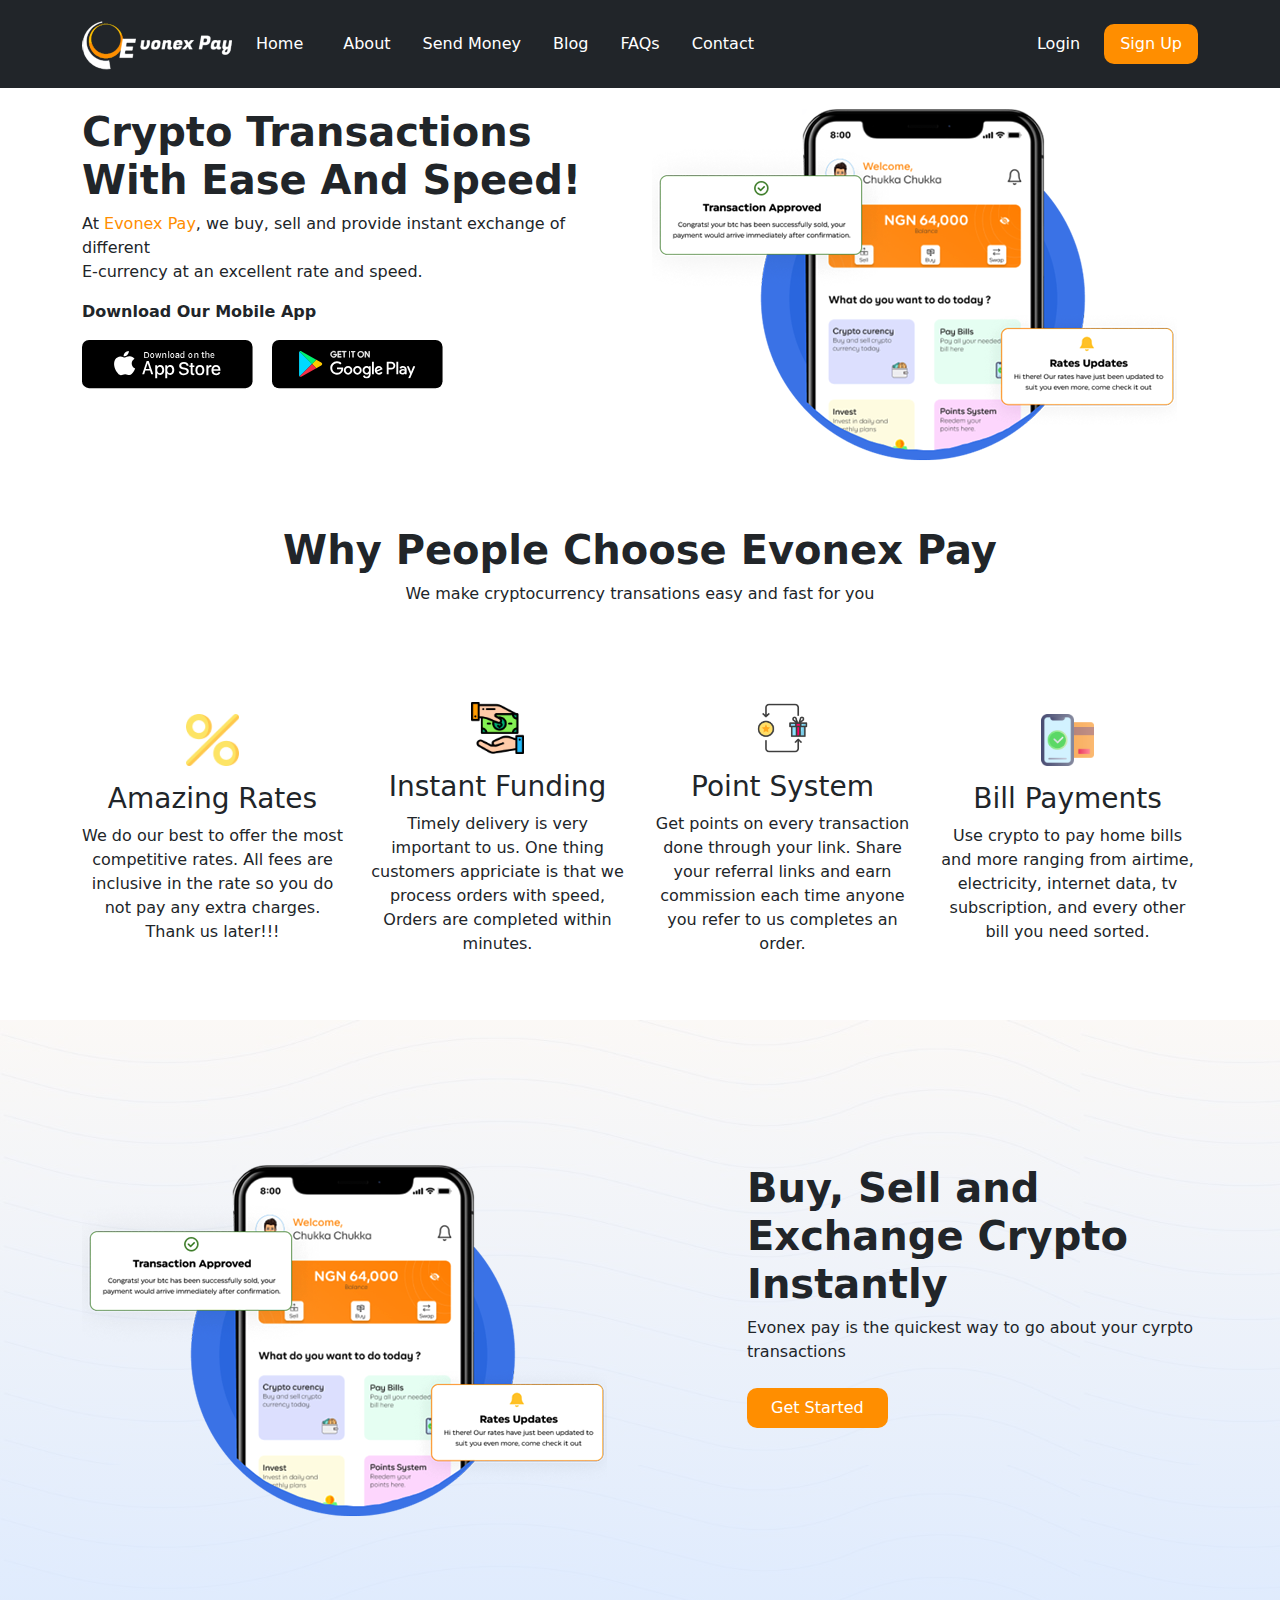
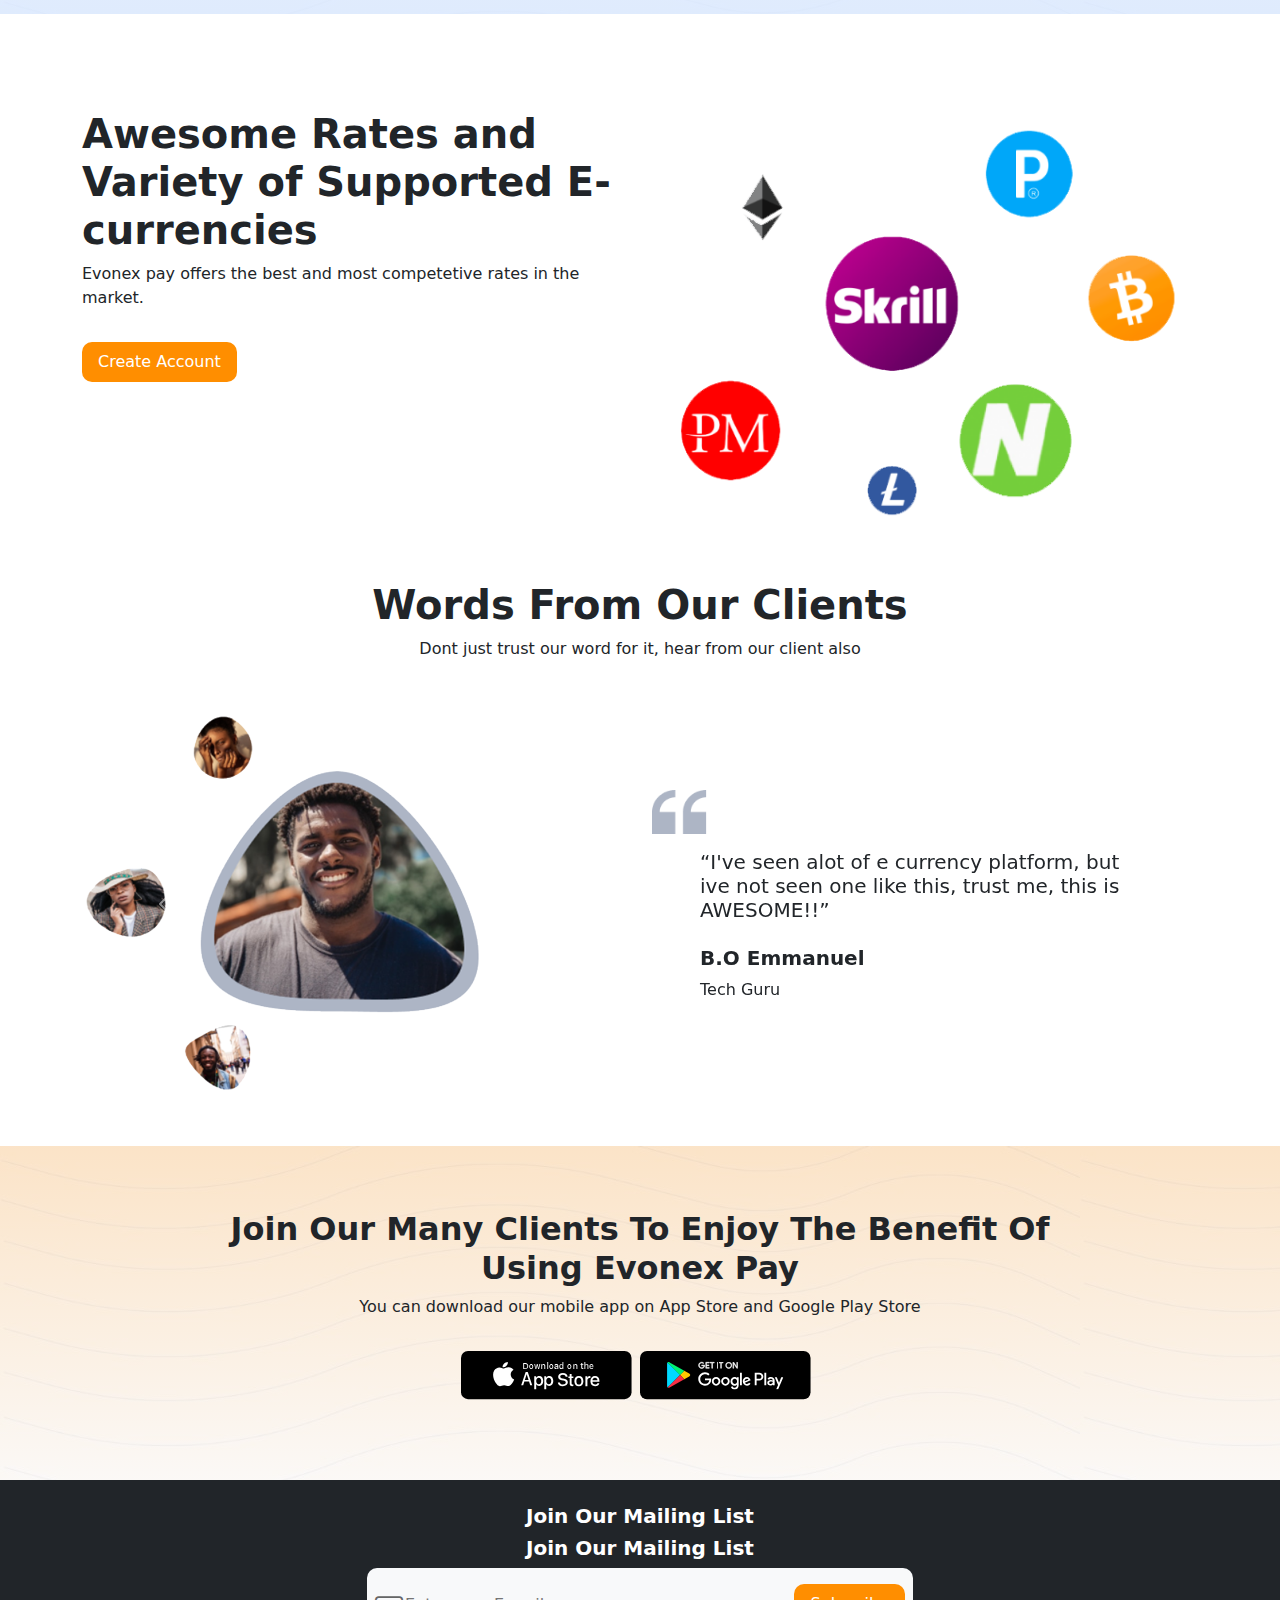
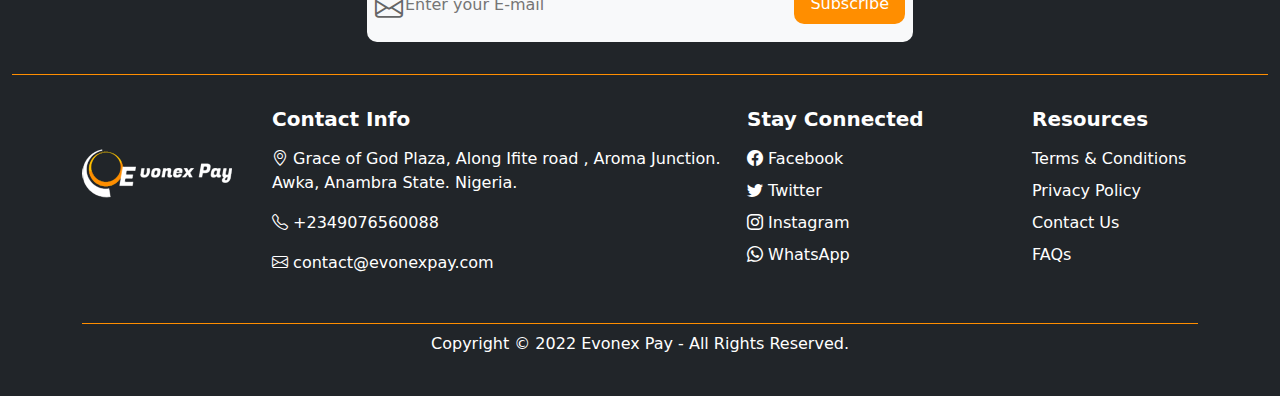
<file: index.html>
<!DOCTYPE html>
<html lang="en">
<head>
    <meta charset="UTF-8">
    <meta http-equiv="X-UA-Compatible" content="IE=edge">
    <meta name="viewport" content="width=device-width, initial-scale=1.0">
    <title>Evonex</title>
    <link rel="stylesheet" href="style.css">
    <link rel="stylesheet" href="/bootstrap.min.css">
    <link rel="stylesheet" href="https://cdn.jsdelivr.net/npm/bootstrap-icons@1.9.1/font/bootstrap-icons.css">
</head>
<body>
    <nav class="navbar navbar-expand-lg navbar-dark color fixed-top"> 
        <div class="container">
            <div>
                <img src="/img/logo.png" class="img-fluid" alt="">
            </div>
            <button class="navbar-toggler" type="button" data-bs-toggle="offcanvas" data-bs-target="#emma">
                <span class="navbar-toggler-icon"></span>
            </button>
            <div class="collapse navbar-collapse">
                <ul class="navbar-nav py-3 colos">
                    <li class="navbar-item px-3">
                        <a href="index.html" class="nav-link">Home</a>
                    </li>
                    <li class="navbar-item px-2">
                        <a href="about.html" class="nav-link">About</a>
                    </li>
                    <li class="navbar-item px-2">
                        <a href="send.html" class="nav-link">Send Money</a>
                    </li>
                    <li class="navbar-item px-2">
                        <a href="blog.html" class="nav-link">Blog</a>
                    </li>
                    <li class="navbar-item px-2">
                        <a href="faq.html" class="nav-link">FAQs</a>
                    </li>
                    <li class="navbar-item px-2">
                        <a href="link.html" class="nav-link">Contact</a>
                    </li>
                </ul>
                <ul class="navbar-nav ms-auto color0">
                    <li class="navbar-item px-3">
                        <a href="login.html" class="nav-link">Login</a>
                    </li>
                    <a href="signup.html">
                        <button class="colo px-3 py-2">Sign Up</button>
                    </a>
                </ul>
            </div>
        </div>
    </nav>
    <div class="offcanvas offcanvas-start color" id="emma">
        <div class="offcanvas-header color">
            <h5 class="offcanvas-title px-3">Menu</h5>
            <button class="btn-close text-reset" data-bs-dismiss="offcanvas"></button>
        </div>
        <div class="offcanvas-body color">
            <ul class="list-unstyled px-3">
                <li class="py-2">
                    <a href="index.html" class="nav-link">Home</a>
                </li>
                <li class="py-2">
                    <a href="about.html" class="nav-link">About</a>
                </li>
                <li class="py-2">
                    <a href="send.html" class="nav-link">Send Money</a>
                </li>
                <li class="py-2">
                    <a href="blog.html" class="nav-link">Blog</a>
                </li>
                <li class="py-2">
                    <a href="faq.html" class="nav-link">FAQs</a>
                </li>
                <li class="py-2">
                    <a href="link.html" class="nav-link">Contact</a>
                </li>
            </ul>
            <div class="px-3">
                <ul class="list-unstyled">
                    <li class="py-2">
                        <a href="login.html" class="nav-link">Login</a>
                    </li>
                </ul>
                <a href="signup.html">
                    <button class="colo px-3 py-2">Sign Up</button>
                </a>
            </div>
        </div>
    </div>
    <div class="container">
        <div class="row">
            <div class="col-lg-6 mt-5">
                <h1 class="fw-bold">Crypto Transactions</br>
                    With Ease And Speed!
                </h1>
                <p>At <span class="span">Evonex Pay</span>, we buy, sell and provide instant exchange of different</br>
                    E-currency at an excellent rate and speed.
                </p>
                <p class="fw-bold">Download Our Mobile App</p>
                <div class="d-flex">
                    <div class="col-lg-4">
                        <img src="/img/btn-app-store.svg" class="img-fluid" alt="">
                    </div>
                    <div class="col-lg-6 px-2">
                        <img src="/img/btn-google-playstore.svg" class="img-fluid" alt="">
                    </div>
                </div>
            </div>
            <div class="col-lg-6 mt-5">
                <img src="/img/welcomescreenimg.png" class="img-fluid" alt="">
            </div>
        </div>
    </div>
    <div class="container py-3">
        <h1 class="text-center mt-5 fw-bold">Why People Choose Evonex Pay</h1>
        <p class="text-center">We make cryptocurrency transations easy and fast for you</p> 
    </div>
    <div class="container cloud py-5">
        <div class="row align-items-center text-center">
            <div class="col-lg-3">
                <img src="/img/chooseicon1.png" class="img-fluid py-3" alt="">
                <h3>Amazing Rates</h3>
                <p>
                    We do our best to offer the most competitive rates. All fees are inclusive in the rate so you do not pay any extra charges. Thank us later!!!
                </p>
            </div>
            <div class="col-lg-3">
                <img src="/img/chooseicon2.png" class="img-fluid py-3" alt="">
                <h3>Instant Funding</h3>
                <p>Timely delivery is very important to us. One thing customers appriciate is that we process orders with speed, Orders are completed within minutes.</p>
            </div>
            <div class="col-lg-3">
                <img src="/img/chooseicon3.png" class="img-fluid py-3" alt="">
                <h3>Point System</h3>
                <p>Get points on every transaction done through your link. Share your referral links and earn commission each time anyone you refer to us completes an order.</p>
            </div>
            <div class="col-lg-3">
                <img src="/img/chooseicon4.png" class="img-fluid py-3" alt="">
                <h3>Bill Payments</h3>
                <p>Use crypto to pay home bills and more ranging from airtime, electricity, internet data, tv subscription, and every other bill you need sorted.</p>
            </div>
        </div>
    </div>
    <div class="container-fluid class py-5">
        <div class="container py-5 mt-5">
            <div class="row">
                <div class="col-lg-7">
                    <img src="/img/welcomescreenimg.png" class="img-fluid" alt="">
                </div>
                <div class="col-lg-5">
                    <h1 class="fw-bold">Buy, Sell and Exchange Crypto Instantly</h1>
                    <p>Evonex pay is the quickest way to go about your cyrpto transactions</p>
                    <button class="colo px-4 py-2 mt-2">Get Started</button>
                </div>
            </div>
        </div>
    </div>
    <div class="container-fluid">
        <div class="container py-5">
            <div class="row">
                <div class="col-lg-6 mt-5">
                    <h1 class="fw-bold">Awesome Rates and Variety of Supported E-currencies</h1>
                    <p>Evonex pay offers the best and most competetive rates in the market.</p>
                    <button class="colo px-3 py-2 mt-3">Create Account</button>
                </div>
                <div class="col-lg-6  mt-5">
                    <img src="/img/ecurrenciesimg.png" class="img-fluid" alt="">
                </div>
            </div>
        </div>
    </div>
    <h1 class="text-center fw-bold">Words From Our Clients</h1>
    <p class="text-center mb-5">Dont just trust our word for it, hear from our client also</p>
    <div class="container">
        <div id="carouselExampleControls" class="carousel slide" data-bs-ride="carousel">
            <div class="carousel-inner">
              <div class="carousel-item active">
                <div class="row align-items-center">
                    <div class="col-lg-6">
                        <img src="/img/testimonialimg.png" class="d-block img-fluid" alt="...">
                    </div>
                    <div class="col-lg-6">
                        <img src="/img/testimonyicon.png" class="img-fluid bordor" alt="">
                        <h5 class="px-5 py-3">“I've seen alot of e currency platform, but ive not seen one like this, trust me, this is AWESOME!!”</h5>
                        <h5 class="fw-bold px-5">B.O Emmanuel</h5>
                        <p class="px-5">Tech Guru</p>
                    </div>
                </div>
              </div>
              <div class="carousel-item">
                <div class="row align-items-center">
                    <div class="col-lg-6">
                        <img src="/img/testimonialimg.png" class="d-block img-fluid" alt="...">
                    </div>
                    <div class="col-lg-6">
                        <img src="/img/testimonyicon.png" class="img-fluid bordor" alt="">
                        <h5 class="px-5 py-3">“I've seen alot of e currency platform, but ive not seen one like this, trust me, this is AWESOME!!”</h5>
                        <h5 class="fw-bold px-5">B.O Emmanuel</h5>
                        <p class="px-5">Tech Guru</p>
                    </div>
                </div>
              </div>
            </div>
            <button class="carousel-control-prev" type="button" data-bs-target="#carouselExampleControls" data-bs-slide="prev">
              <span class="carousel-control-prev-icon" aria-hidden="true"></span>
              <span class="visually-hidden">Previous</span>
            </button>
            <button class="carousel-control-next" type="button" data-bs-target="#carouselExampleControls" data-bs-slide="next">
              <span class="carousel-control-next-icon" aria-hidden="true"></span>
              <span class="visually-hidden">Next</span>
            </button>
        </div>
    </div>
    <div class="container-fluid mt-5 clod py-5">
        <div class="container py-3">
            <h2 class="text-center fw-bold">Join Our Many Clients To Enjoy The Benefit Of</br>
                Using Evonex Pay
            </h2>
            <p class="text-center">You can download our mobile app on App Store and Google Play Store</p>
            <div class="d-flex justify-content-center py-3">
                <div>
                    <img src="/img/btn-app-store.svg" class="img-fluid" alt="">
                </div>
                <div class="px-2">
                    <img src="/img/btn-google-playstore.svg" class="img-fluid" alt="">
                </div>
            </div>
        </div>
    </div>
    <div class="container-fluid footer py-4">
        <div class="container align-items-center text-center">
            <h5 class="fw-bold">Join Our Mailing List</h5>
            <div class="container align-items-center text-center">
                <h5 class="fw-bold">Join Our Mailing List</h5>
                <div>
                    <form>
                        <div class="d-flex bg-light coin justify-content-between py-2 px-2">
                            <div class="d-flex">
                                <h3 class=" mt-3"><i class="bi bi-envelope clll"></i></h3>
                                <input type="text" placeholder="Enter your E-mail" class=" border-none bod bg-transparent" required>
                            </div>
                            <div class="c">
                                <button class="colo py-2 px-3 mt-2">Subscribe</button>
                            </div>
                        </div>
                    </form>
                </div>
            </div>
        </div>
        <div class="bolo footer py-3 mb-4"></div>
        <div class="container">
            <div class="row">
                <div class="col-lg-2 py-5">
                    <img src="/img/logo.png" class="img-fluid" alt="">
                </div>
                <div class="col-lg-5">
                    <ul class="list-unstyled">
                        <h5 class="py-2 fw-bold">Contact Info</h5>
                        <li> <i class="bi bi-geo-alt"></i>  Grace of God Plaza, Along Ifite road , Aroma Junction.</li>
                        <li>Awka, Anambra State. Nigeria.</li>
                        <li class="py-3">  <i class="bi bi-telephone"></i> +2349076560088</li>
                        <li> <i class="bi bi-envelope"></i> contact@evonexpay.com</li>
                    </ul>
                </div>
                <div class="col-lg-3">
                    <ul class="list-unstyled">
                        <h5 class="py-2 fw-bold">Stay Connected</h5>
                        <li> <i class="bi bi-facebook"></i> Facebook</li>
                        <li class="py-2"> <i class="bi bi-twitter"></i> Twitter</li>
                        <li> <i class="bi bi-instagram"></i> Instagram</li>
                        <li class="py-2"> <i class="bi bi-whatsapp"></i> WhatsApp</li>
                    </ul>
                </div>
                <div class="col-lg-2">
                    <ul class="list-unstyled">
                        <h5 class="py-2 fw-bold">Resources</h5>
                        <li>Terms & Conditions</li>
                        <li class="py-2">Privacy Policy</li>
                        <li>Contact Us</li>
                        <li class="py-2">FAQs</li>
                    </ul>
                </div>
            </div>
            <div class="bolo clw py-3"></div>
            <p class="text-center mt-2">Copyright © 2022 Evonex Pay - All Rights Reserved.</p>
        </div>
    </div>
    <script src="/bootstrap.min.js"></script>
</body>
</html>
</file>
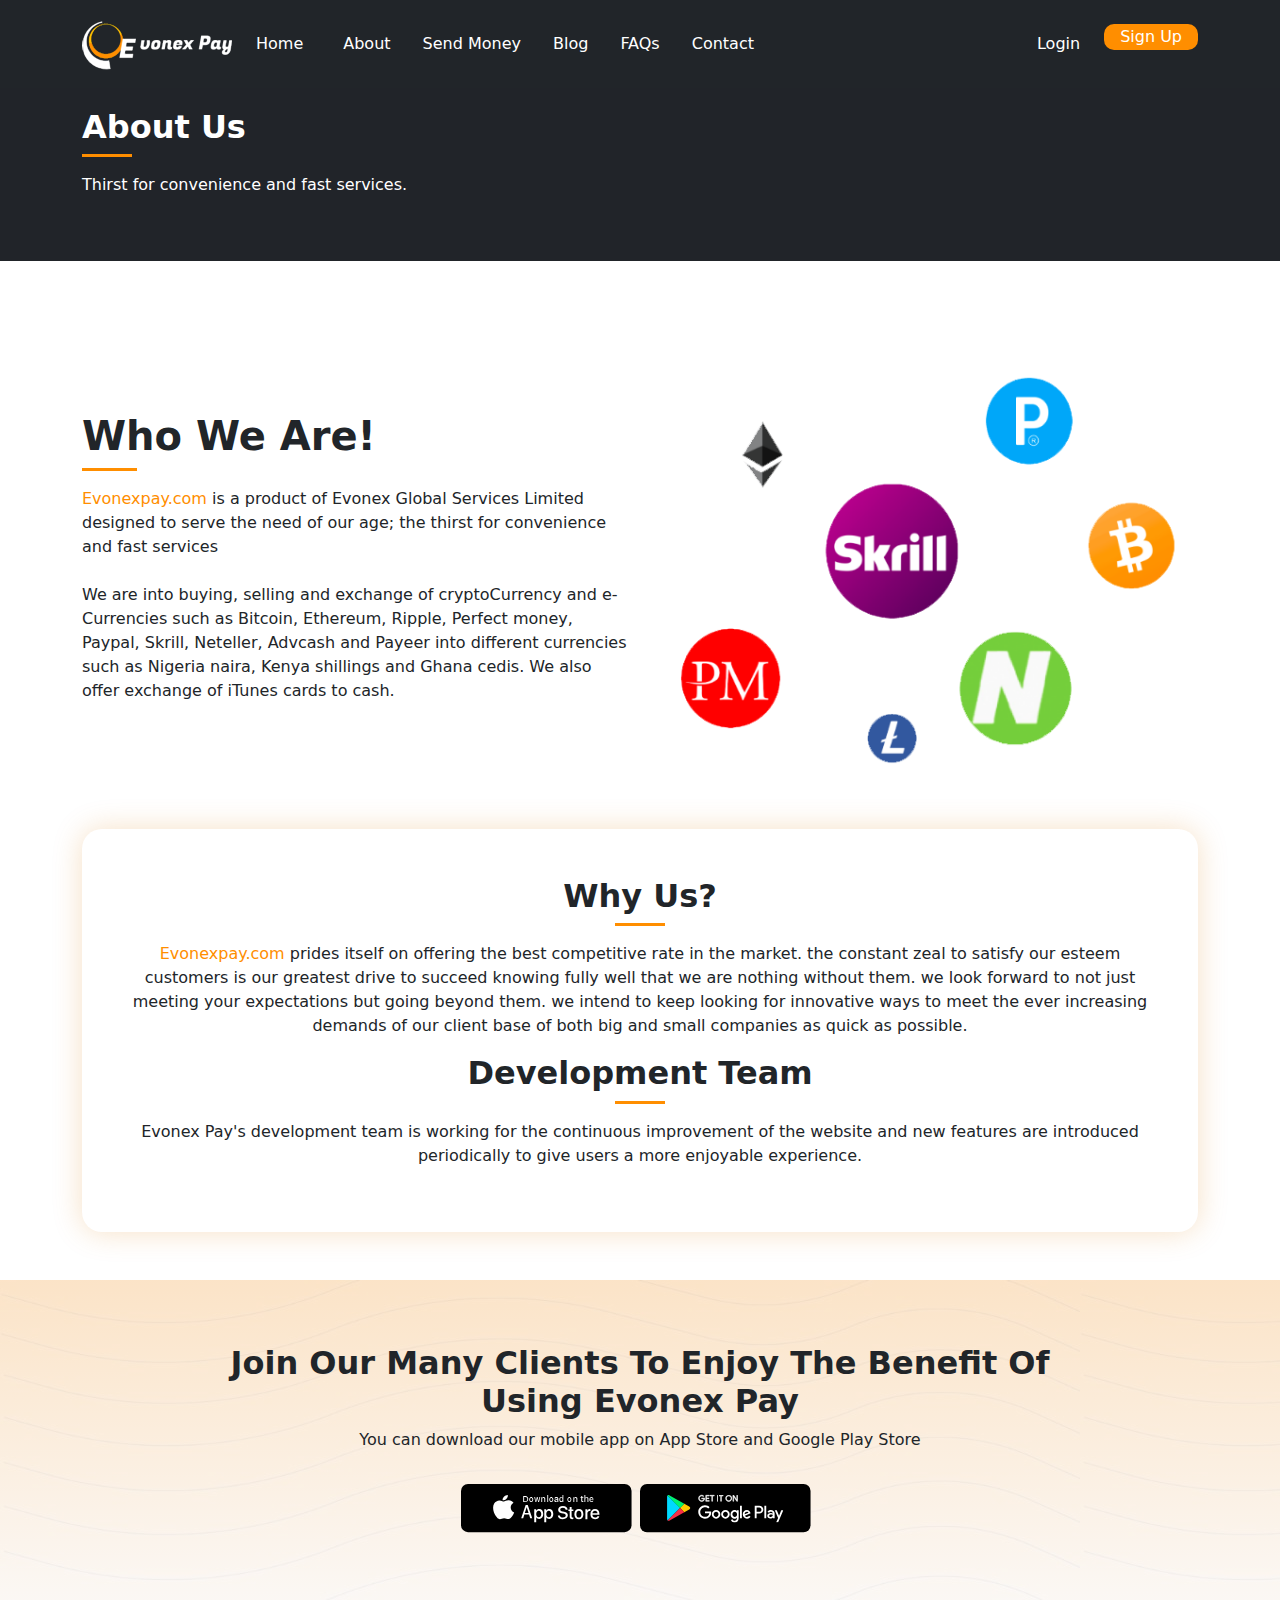
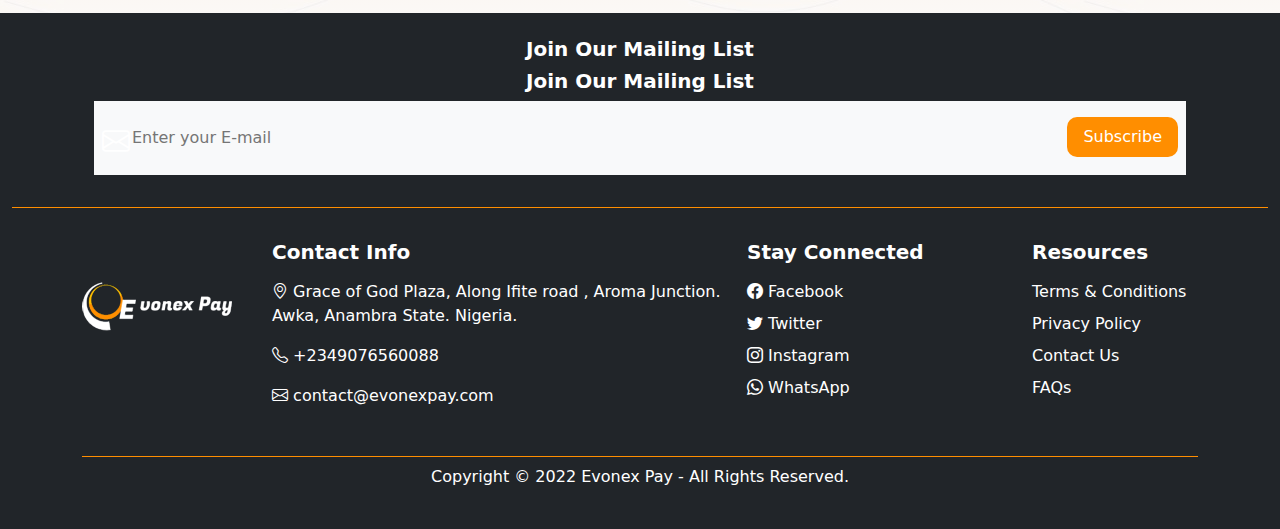
<file: about.html>
<!DOCTYPE html>
<html lang="en">
<head>
    <meta charset="UTF-8">
    <meta http-equiv="X-UA-Compatible" content="IE=edge">
    <meta name="viewport" content="width=device-width, initial-scale=1.0">
    <title>Evonex</title>
    <link rel="stylesheet" href="about.css">
    <link rel="stylesheet" href="/bootstrap.min.css">
    <link rel="stylesheet" href="https://cdn.jsdelivr.net/npm/bootstrap-icons@1.9.1/font/bootstrap-icons.css">
</head>
<body>
    <nav class="navbar navbar-expand-lg navbar-dark color fixed-top"> 
        <div class="container">
            <div>
                <img src="/img/logo.png" class="img-fluid" alt="">
            </div>
            <button class="navbar-toggler" type="button" data-bs-toggle="offcanvas" data-bs-target="#emma">
                <span class="navbar-toggler-icon"></span>
            </button>
            <div class="collapse navbar-collapse">
                <ul class="navbar-nav py-3 colos">
                    <li class="navbar-item px-3">
                        <a href="index.html" class="nav-link">Home</a>
                    </li>
                    <li class="navbar-item px-2">
                        <a href="about.html" class="nav-link">About</a>
                    </li>
                    <li class="navbar-item px-2">
                        <a href="send.html" class="nav-link">Send Money</a>
                    </li>
                    <li class="navbar-item px-2">
                        <a href="blog.html" class="nav-link">Blog</a>
                    </li>
                    <li class="navbar-item px-2">
                        <a href="faq.html" class="nav-link">FAQs</a>
                    </li>
                    <li class="navbar-item px-2">
                        <a href="link.html" class="nav-link">Contact</a>
                    </li>
                </ul>
                <ul class="navbar-nav ms-auto color0">
                    <li class="navbar-item px-3">
                        <a href="login.html" class="nav-link">Login</a>
                    </li>
                    <a href="signup.html">
                        <button class="colo px-3">Sign Up</button>
                    </a>
                </ul>
            </div>
        </div>
    </nav>
    <div class="offcanvas offcanvas-start color" id="emma">
        <div class="offcanvas-header color">
            <h5 class="offcanvas-title px-3">Menu</h5>
            <button class="btn-close text-reset" data-bs-dismiss="offcanvas"></button>
        </div>
        <div class="offcanvas-body color">
            <ul class="list-unstyled px-3">
                <li class="py-2">
                    <a href="index.html" class="nav-link">Home</a>
                </li>
                <li class="py-2">
                    <a href="about.html" class="nav-link">About</a>
                </li>
                <li class="py-2">
                    <a href="send.html" class="nav-link">Send Money</a>
                </li>
                <li class="py-2">
                    <a href="blog.html" class="nav-link">Blog</a>
                </li>
                <li class="py-2">
                    <a href="faq.html" class="nav-link">FAQs</a>
                </li>
                <li class="py-2">
                    <a href="link.html" class="nav-link">Contact</a>
                </li>
            </ul>
            <div class="px-3">
                <ul class="list-unstyled">
                    <li class="py-2">
                        <a href="login.html" class="nav-link">Login</a>
                    </li>
                </ul>
                <a href="signup.html">
                    <button class="colo px-3">Sign Up</button>
                </a>
            </div>
        </div>
    </div>
    <div class="container-fluid last py-5">
        <div class="container">
            <h2 class="fw-bold">About Us</h2>
            <div class="laud clww mb-3"></div>
            <p>Thirst for convenience and fast services.</p>
        </div>
    </div>
    <div class="container-fluid">
        <div class="container py-5">
            <div class="row align-items-center">
                <div class="col-lg-6 mt-5">
                    <h1 class="fw-bold">Who We Are!</h1>
                    <div class="laud mb-3"></div>
                    <p> <span class="span boo">Evonexpay.com</span> is a product of Evonex Global Services Limited designed to serve the need of our age; the thirst for convenience and fast services</p>
                    <p class="py-2">We are into buying, selling and exchange of cryptoCurrency and e-Currencies such as Bitcoin, Ethereum, Ripple, Perfect money, Paypal, Skrill, Neteller, Advcash and Payeer into different currencies such as Nigeria naira, Kenya shillings and Ghana cedis. We also offer exchange of iTunes cards to cash.</p>
                </div>
                <div class="col-lg-6  mt-5">
                    <img src="/img/ecurrenciesimg.png" class="img-fluid" alt="">
                </div>
            </div>
        </div>
    </div>
    <div class="container">
        <div class="rate align-items-center px-5 py-5">
            <div class="align-items-center text-center">
                <h2 class="fw-bold">Why Us?</h2>
                <div class="laud clww mb-3 m-auto"></div>
                <p>  <span class="span boo">Evonexpay.com</span> prides itself on offering the best competitive rate in the market. the constant zeal to satisfy our esteem customers is our greatest drive to succeed knowing fully well that we are nothing without them. we look forward to not just meeting your expectations but going beyond them. we intend to keep looking for innovative ways to meet the ever increasing demands of our client base of both big and small companies as quick as possible.</p>
                <h2 class="fw-bold">Development Team</h2>
                <div class="laud clww mb-3 m-auto"></div>
                <p>Evonex Pay's development team is working for the continuous improvement of the website and new features are introduced periodically to give users a more enjoyable experience.</p>
            </div>
        </div>
    </div>
    <div class="container-fluid mt-5 clod py-5">
        <div class="container py-3">
            <h2 class="text-center fw-bold">Join Our Many Clients To Enjoy The Benefit Of</br>
                Using Evonex Pay
            </h2>
            <p class="text-center">You can download our mobile app on App Store and Google Play Store</p>
            <div class="d-flex justify-content-center py-3">
                <div>
                    <img src="/img/btn-app-store.svg" class="img-fluid" alt="">
                </div>
                <div class="px-2">
                    <img src="/img/btn-google-playstore.svg" class="img-fluid" alt="">
                </div>
            </div>
        </div>
    </div>
    <div class="container-fluid footer py-4">
        <div class="container align-items-center text-center">
            <h5 class="fw-bold">Join Our Mailing List</h5>
            <!-- <form>
                <div class="dike d-flex">
                    <div class="mt-4 px-3">
                        <input type="text" placeholder="Enter your E-mail" class=" mb-3 border-none bod" required>
                    </div>
                    <div class="ms-auto px-3">
                        <button class="colo px-1 py-3 mt-2">Create Account</button>
                    </div>
                </div>
            </form> -->
            <div class="container align-items-center text-center">
                <h5 class="fw-bold">Join Our Mailing List</h5>
                <div>
                    <form>
                        <div class="d-flex bg-light coin justify-content-between py-2 px-2">
                            <div class="d-flex">
                                <h3 class=" mt-3"><i class="bi bi-envelope clll"></i></h3>
                                <input type="text" placeholder="Enter your E-mail" class=" border-none bod bg-transparent" required>
                            </div>
                            <div class="c">
                                <button class="colo py-2 px-3 mt-2">Subscribe</button>
                            </div>
                        </div>
                    </form>
                </div>
            </div>
        </div>
        <div class="bolo footer py-3 mb-4"></div>
        <div class="container">
            <div class="row">
                <div class="col-lg-2 py-5">
                    <img src="/img/logo.png" class="img-fluid" alt="">
                </div>
                <div class="col-lg-5">
                    <ul class="list-unstyled">
                        <h5 class="py-2 fw-bold">Contact Info</h5>
                        <li> <i class="bi bi-geo-alt"></i>  Grace of God Plaza, Along Ifite road , Aroma Junction.</li>
                        <li>Awka, Anambra State. Nigeria.</li>
                        <li class="py-3">  <i class="bi bi-telephone"></i> +2349076560088</li>
                        <li> <i class="bi bi-envelope"></i> contact@evonexpay.com</li>
                    </ul>
                </div>
                <div class="col-lg-3">
                    <ul class="list-unstyled">
                        <h5 class="py-2 fw-bold">Stay Connected</h5>
                        <li> <i class="bi bi-facebook"></i> Facebook</li>
                        <li class="py-2"> <i class="bi bi-twitter"></i> Twitter</li>
                        <li> <i class="bi bi-instagram"></i> Instagram</li>
                        <li class="py-2"> <i class="bi bi-whatsapp"></i> WhatsApp</li>
                    </ul>
                </div>
                <div class="col-lg-2">
                    <ul class="list-unstyled">
                        <h5 class="py-2 fw-bold">Resources</h5>
                        <li>Terms & Conditions</li>
                        <li class="py-2">Privacy Policy</li>
                        <li>Contact Us</li>
                        <li class="py-2">FAQs</li>
                    </ul>
                </div>
            </div>
            <div class="bolo clw py-3"></div>
            <p class="text-center mt-2">Copyright © 2022 Evonex Pay - All Rights Reserved.</p>
        </div>
    </div>
    <script src="/bootstrap.min.js"></script>
</body>
</html>
</file>
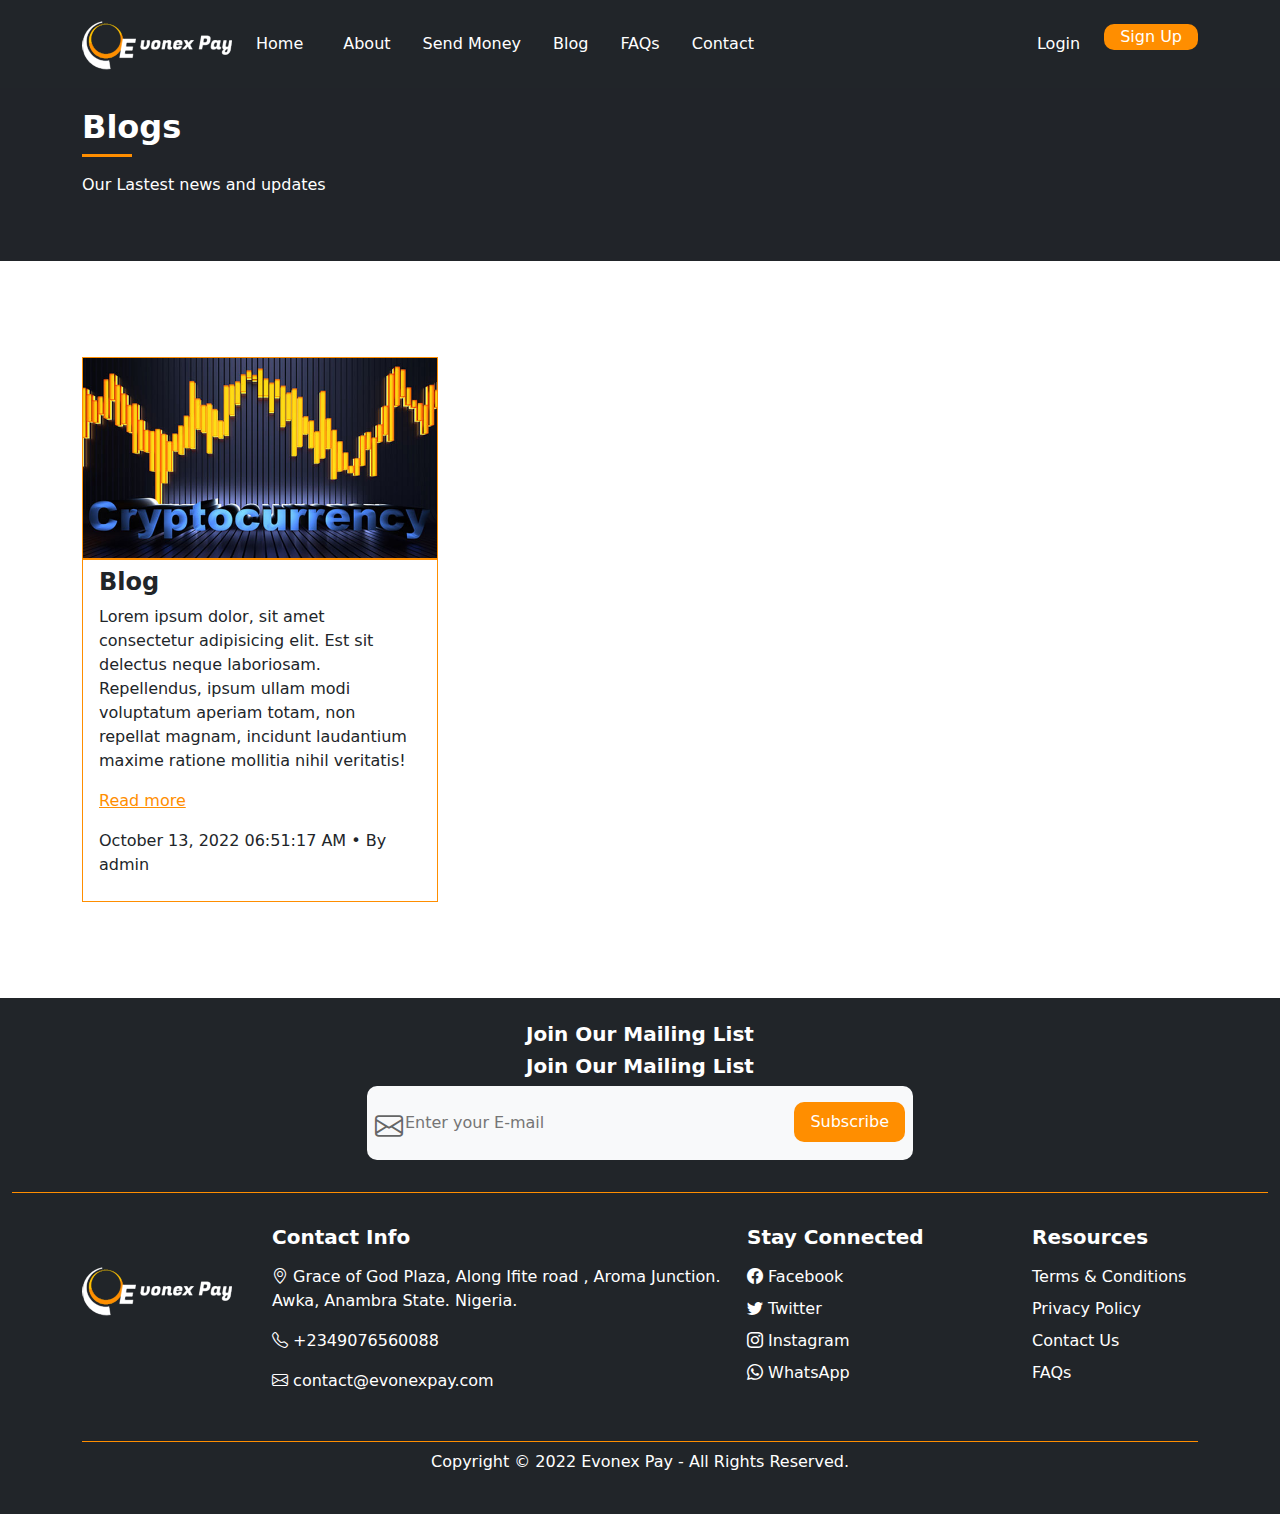
<file: blog.html>
<!DOCTYPE html>
<html lang="en">
<head>
    <meta charset="UTF-8">
    <meta http-equiv="X-UA-Compatible" content="IE=edge">
    <meta name="viewport" content="width=device-width, initial-scale=1.0">
    <title>Evonex</title>
    <link rel="stylesheet" href="blog.css">
    <link rel="stylesheet" href="/bootstrap.min.css">
    <link rel="stylesheet" href="https://cdn.jsdelivr.net/npm/bootstrap-icons@1.9.1/font/bootstrap-icons.css">
</head>
<body>
    <nav class="navbar navbar-expand-lg navbar-dark color fixed-top"> 
        <div class="container">
            <div>
                <img src="/img/logo.png" class="img-fluid" alt="">
            </div>
            <button class="navbar-toggler" type="button" data-bs-toggle="offcanvas" data-bs-target="#emma">
                <span class="navbar-toggler-icon"></span>
            </button>
            <div class="collapse navbar-collapse">
                <ul class="navbar-nav py-3 colos">
                    <li class="navbar-item px-3">
                        <a href="index.html" class="nav-link">Home</a>
                    </li>
                    <li class="navbar-item px-2">
                        <a href="about.html" class="nav-link">About</a>
                    </li>
                    <li class="navbar-item px-2">
                        <a href="send.html" class="nav-link">Send Money</a>
                    </li>
                    <li class="navbar-item px-2">
                        <a href="blog.html" class="nav-link">Blog</a>
                    </li>
                    <li class="navbar-item px-2">
                        <a href="faq.html" class="nav-link">FAQs</a>
                    </li>
                    <li class="navbar-item px-2">
                        <a href="link.html" class="nav-link">Contact</a>
                    </li>
                </ul>
                <ul class="navbar-nav ms-auto color0">
                    <li class="navbar-item px-3">
                        <a href="login.html" class="nav-link">Login</a>
                    </li>
                   <a href="signup.html">
                      <button class="colo px-3">Sign Up</button>
                   </a>
                </ul>
            </div>
        </div>
    </nav>
    <div class="offcanvas offcanvas-start color" id="emma">
        <div class="offcanvas-header color">
            <h5 class="offcanvas-title px-3">Menu</h5>
            <button class="btn-close text-reset" data-bs-dismiss="offcanvas"></button>
        </div>
        <div class="offcanvas-body color">
            <ul class="list-unstyled px-3">
                <li class="py-2">
                    <a href="index.html" class="nav-link">Home</a>
                </li>
                <li class="py-2">
                    <a href="about.html" class="nav-link">About</a>
                </li>
                <li class="py-2">
                    <a href="send.html" class="nav-link">Send Money</a>
                </li>
                <li class="py-2">
                    <a href="blog.html" class="nav-link">Blog</a>
                </li>
                <li class="py-2">
                    <a href="faq.html" class="nav-link">FAQs</a>
                </li>
                <li class="py-2">
                    <a href="link.html" class="nav-link">Contact</a>
                </li>
            </ul>
            <div class="px-3">
                <ul class="list-unstyled">
                    <li class="py-2">
                        <a href="login.html" class="nav-link">Login</a>
                    </li>
                </ul>
                <a href="signup.html">
                    <button class="colo px-3">Sign Up</button>
                </a>
            </div>
        </div>
    </div>
    <div class="container-fluid last py-5">
        <div class="container">
            <h2 class="fw-bold">Blogs</h2>
            <div class="laud clww mb-3"></div>
            <p>Our Lastest news and updates</p>
        </div>
    </div>
    <div class="container-fluid py-5">
        <div class="container py-5">
            <div class="row">
                <div class="col-lg-4">
                    <img src="/img/blogimg.jpg" class="img-fluid loo" alt="">
                    <div class="loo px-3 py-2">
                        <h4 class="fw-bold">Blog</h4>
                    <p>Lorem ipsum dolor, sit amet consectetur adipisicing elit. Est sit delectus neque laboriosam. Repellendus, ipsum ullam modi voluptatum aperiam totam, non repellat magnam, incidunt laudantium maxime ratione mollitia nihil veritatis!</p>
                    <a href="blog2.html" class="span">
                        <p class="mt-3">Read more</p>
                    </a>
                    <p>October 13, 2022 06:51:17 AM • By admin</p>
                    </div>
                </div>
            </div>
        </div>
    </div>
    <div class="container-fluid footer py-4">
        <div class="container align-items-center text-center">
            <h5 class="fw-bold">Join Our Mailing List</h5>
            <!-- <form>
                <div class="dike d-flex">
                    <div class="mt-4 px-3">
                        <input type="text" placeholder="Enter your E-mail" class=" mb-3 border-none bod" required>
                    </div>
                    <div class="ms-auto px-3">
                        <button class="colo px-1 py-3 mt-2">Create Account</button>
                    </div>
                </div>
            </form> -->
            <div class="container align-items-center text-center">
                <h5 class="fw-bold">Join Our Mailing List</h5>
                <div>
                    <form>
                        <div class="d-flex bg-light coin justify-content-between py-2 px-2">
                            <div class="d-flex">
                                <h3 class=" mt-3"><i class="bi bi-envelope clll"></i></h3>
                                <input type="text" placeholder="Enter your E-mail" class=" border-none bod bg-transparent" required>
                            </div>
                            <div class="c">
                                <button class="colo py-2 px-3 mt-2">Subscribe</button>
                            </div>
                        </div>
                    </form>
                </div>
            </div>
        </div>
        <div class="bolo footer py-3 mb-4"></div>
        <div class="container">
            <div class="row">
                <div class="col-lg-2 py-5">
                    <img src="/img/logo.png" class="img-fluid" alt="">
                </div>
                <div class="col-lg-5">
                    <ul class="list-unstyled">
                        <h5 class="py-2 fw-bold">Contact Info</h5>
                        <li> <i class="bi bi-geo-alt"></i>  Grace of God Plaza, Along Ifite road , Aroma Junction.</li>
                        <li>Awka, Anambra State. Nigeria.</li>
                        <li class="py-3">  <i class="bi bi-telephone"></i> +2349076560088</li>
                        <li> <i class="bi bi-envelope"></i> contact@evonexpay.com</li>
                    </ul>
                </div>
                <div class="col-lg-3">
                    <ul class="list-unstyled">
                        <h5 class="py-2 fw-bold">Stay Connected</h5>
                        <li> <i class="bi bi-facebook"></i> Facebook</li>
                        <li class="py-2"> <i class="bi bi-twitter"></i> Twitter</li>
                        <li> <i class="bi bi-instagram"></i> Instagram</li>
                        <li class="py-2"> <i class="bi bi-whatsapp"></i> WhatsApp</li>
                    </ul>
                </div>
                <div class="col-lg-2">
                    <ul class="list-unstyled">
                        <h5 class="py-2 fw-bold">Resources</h5>
                        <li>Terms & Conditions</li>
                        <li class="py-2">Privacy Policy</li>
                        <li>Contact Us</li>
                        <li class="py-2">FAQs</li>
                    </ul>
                </div>
            </div>
            <div class="bolo clw py-3"></div>
            <p class="text-center mt-2">Copyright © 2022 Evonex Pay - All Rights Reserved.</p>
        </div>
    </div>
    <script src="/bootstrap.min.js"></script>
</body>
</html>
</file>
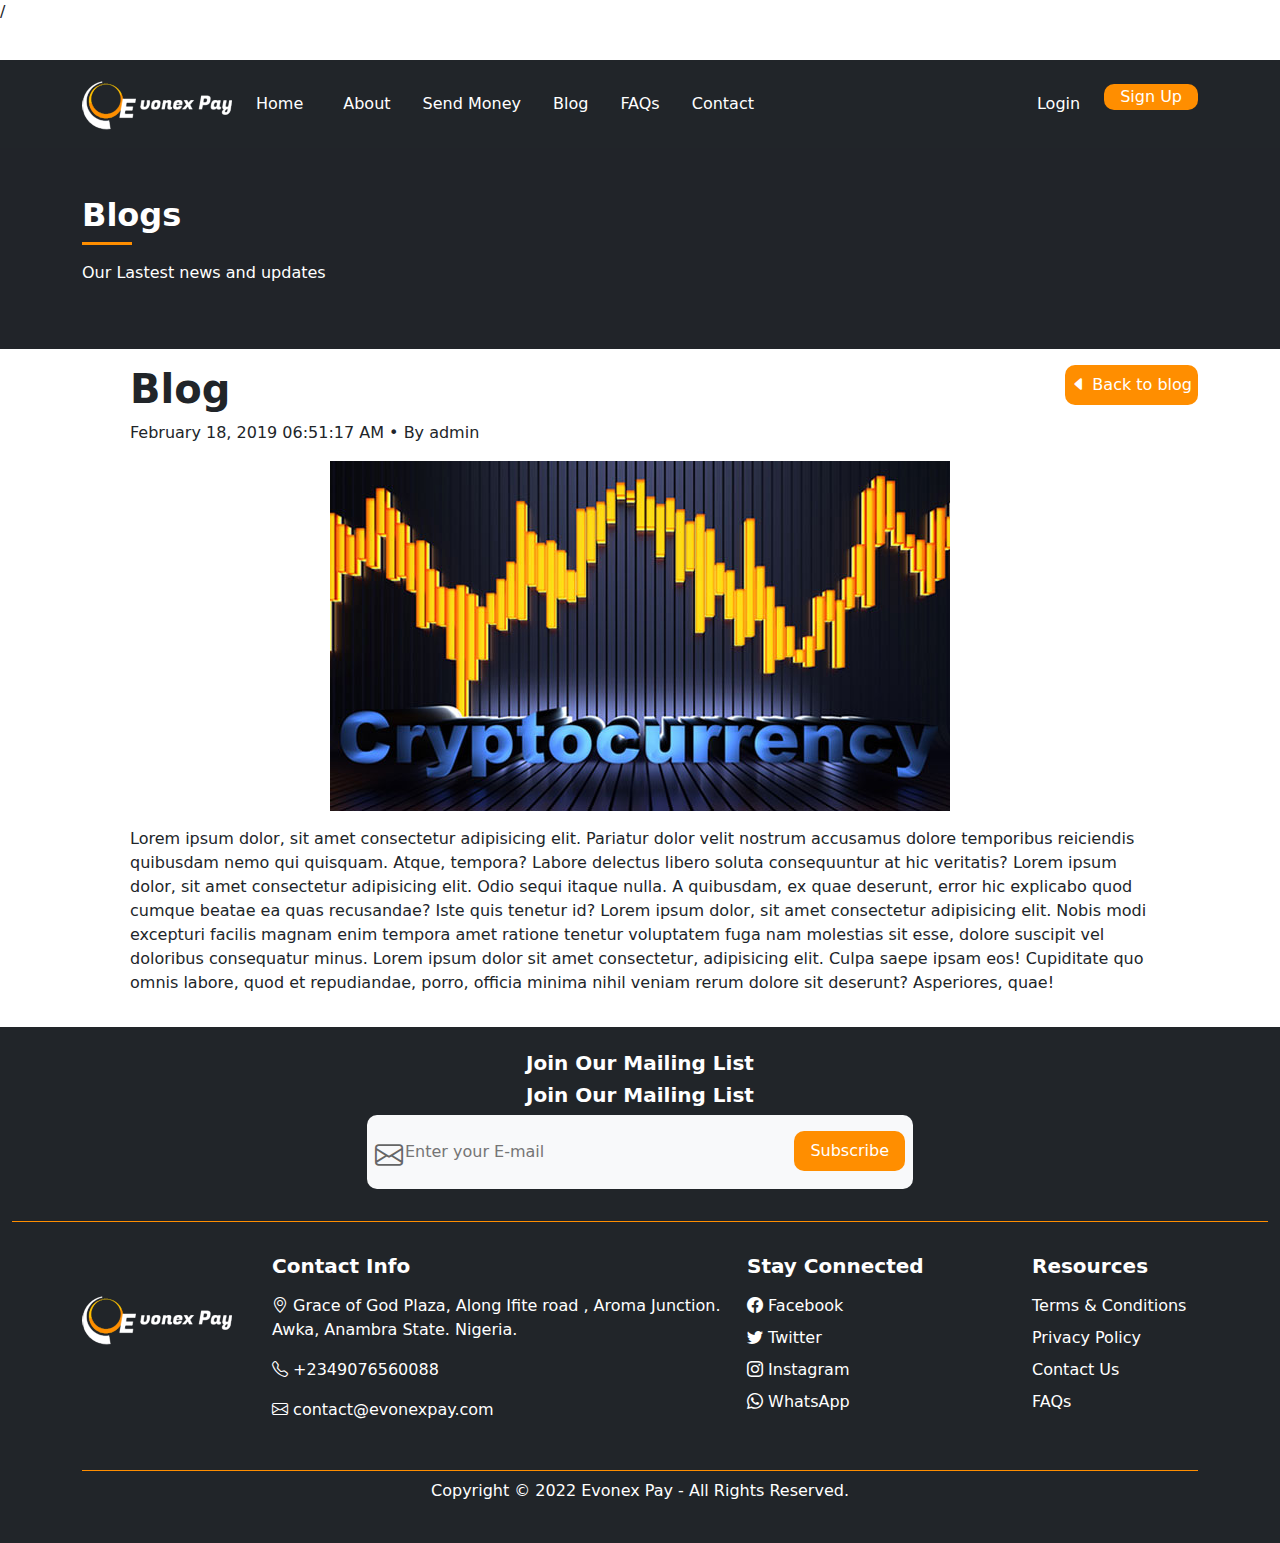
<file: blog2.html>
<!DOCTYPE html>
<html lang="en">
<head>
    <meta charset="UTF-8">
    <meta http-equiv="X-UA-Compatible" content="IE=edge">
    <meta name="viewport" content="width=device-width, initial-scale=1.0">
    <title>Evonex</title>
    <link rel="stylesheet" href="blog.css">
    <link rel="stylesheet" href="/bootstrap.min.css">
    <link rel="stylesheet" href="https://cdn.jsdelivr.net/npm/bootstrap-icons@1.9.1/font/bootstrap-icons.css">
</head>
<body>
    <nav class="navbar navbar-expand-lg navbar-dark color"> 
        <div class="container">
            <div>
                <img src="/img/logo.png" class="img-fluid" alt="">
            </div>
            <button class="navbar-toggler" type="button" data-bs-toggle="offcanvas" data-bs-target="#emma">
                <span class="navbar-toggler-icon"></span>
            </button>
            <div class="collapse navbar-collapse">
                <ul class="navbar-nav py-3 colos">
                    <li class="navbar-item px-3">
                        <a href="index.html" class="nav-link">Home</a>
                    </li>
                    <li class="navbar-item px-2">
                        <a href="about.html" class="nav-link">About</a>
                    </li>
                    <li class="navbar-item px-2">
                        <a href="send.html" class="nav-link">Send Money</a>
                    </li>
                    <li class="navbar-item px-2">
                        <a href="blog.html" class="nav-link">Blog</a>
                    </li>
                    <li class="navbar-item px-2">
                        <a href="faq.html" class="nav-link">FAQs</a>
                    </li>
                    <li class="navbar-item px-2">
                        <a href="link.html" class="nav-link">Contact</a>
                    </li>
                </ul>
                <ul class="navbar-nav ms-auto color0">
                    <li class="navbar-item px-3">
                        <a href="login.html" class="nav-link">Login</a>
                    </li>
                    <a href="signup.html">
                        <button class="colo px-3">Sign Up</button>
                    </a>
                </ul>
            </div>
        </div>
    </nav>
    <div class="offcanvas offcanvas-start color" id="emma">
        <div class="offcanvas-header color">
            <h5 class="offcanvas-title px-3">Menu</h5>
            <button class="btn-close text-reset" data-bs-dismiss="offcanvas"></button>
        </div>
        <div class="offcanvas-body color">
            <ul class="list-unstyled px-3">
                <li class="py-2">
                    <a href="index.html" class="nav-link">Home</a>
                </li>
                <li class="py-2">
                    <a href="about.html" class="nav-link">About</a>
                </li>
                <li class="py-2">
                    <a href="send.html" class="nav-link">Send Money</a>
                </li>
                <li class="py-2">
                    <a href="blog.html" class="nav-link">Blog</a>
                </li>
                <li class="py-2">
                    <a href="faq.html" class="nav-link">FAQs</a>
                </li>
                <li class="py-2">
                    <a href="link.html" class="nav-link">Contact</a>
                </li>
            </ul>
            <div class="px-3">
                <ul class="list-unstyled">
                    <li class="py-2">
                        <a href="login.html" class="nav-link">Login</a>
                    </li>
                </ul>
                <a href="signup.html">
                    <button class="colo px-3 py-2">Sign Up</button>
                </a>
            </div>
        </div>
    </div>
    <div class="container-fluid last py-5">
        <div class="container">
            <h2 class="fw-bold">Blogs</h2>
            <div class="laud clww mb-3"></div>
            <p>Our Lastest news and updates</p>
        </div>
    </div>
    <div class="container">
        <a href="/blog.html">
            <button class="colo fl py-2"> <i class="bi bi-caret-left-fill"></i> Back to blog</button>
        </a>
        <div class="container mt-3 px-5">
            <h1 class="fw-bold">Blog</h1>
            <p>February 18, 2019 06:51:17 AM • By admin</p>
        </div>
        <div class="px-5 text-center">
            <img src="/img/blogimg.jpg" class="img-fluid" alt="">
        </div>
        <div class="container py-3 px-5">
            <p>Lorem ipsum dolor, sit amet consectetur adipisicing elit. Pariatur dolor velit nostrum accusamus dolore temporibus reiciendis quibusdam nemo qui quisquam. Atque, tempora? Labore delectus libero soluta consequuntur at hic veritatis?
                Lorem ipsum dolor, sit amet consectetur adipisicing elit. Odio sequi itaque nulla. A quibusdam, ex quae deserunt, error hic explicabo quod cumque beatae ea quas recusandae? Iste quis tenetur id?
                Lorem ipsum dolor, sit amet consectetur adipisicing elit. Nobis modi excepturi facilis magnam enim tempora amet ratione tenetur voluptatem fuga nam molestias sit esse, dolore suscipit vel doloribus consequatur minus.
                Lorem ipsum dolor sit amet consectetur, adipisicing elit. Culpa saepe ipsam eos! Cupiditate quo omnis labore, quod et repudiandae, porro, officia minima nihil veniam rerum dolore sit deserunt? Asperiores, quae! 
             </p>
        </div>
    </div>
    <div class="container-fluid footer py-4">
        <div class="container align-items-center text-center">
            <h5 class="fw-bold">Join Our Mailing List</h5>
            <!-- <form>
                <div class="dike d-flex">
                    <div class="mt-4 px-3">
                        <input type="text" placeholder="Enter your E-mail" class=" mb-3 border-none bod" required>
                    </div>
                    <div class="ms-auto px-3">
                        <button class="colo px-1 py-3 mt-2">Create Account</button>
                    </div>
                </div>
            </form> -->
            <div class="container align-items-center text-center">
                <h5 class="fw-bold">Join Our Mailing List</h5>
                <div>
                    <form>
                        <div class="d-flex bg-light coin justify-content-between py-2 px-2">
                            <div class="d-flex">
                                <h3 class=" mt-3"><i class="bi bi-envelope clll"></i></h3>
                                <input type="text" placeholder="Enter your E-mail" class=" border-none bod bg-transparent" required>
                            </div>
                            <div class="c">
                                <button class="colo py-2 px-3 mt-2">Subscribe</button>
                            </div>
                        </div>
                    </form>
                </div>
            </div>
        </div>
        <div class="bolo footer py-3 mb-4"></div>
        <div class="container">
            <div class="row">
                <div class="col-lg-2 py-5">
                    <img src="/img/logo.png" class="img-fluid" alt="">
                </div>
                <div class="col-lg-5">
                    <ul class="list-unstyled">
                        <h5 class="py-2 fw-bold">Contact Info</h5>
                        <li> <i class="bi bi-geo-alt"></i>  Grace of God Plaza, Along Ifite road , Aroma Junction.</li>
                        <li>Awka, Anambra State. Nigeria.</li>
                        <li class="py-3">  <i class="bi bi-telephone"></i> +2349076560088</li>
                        <li> <i class="bi bi-envelope"></i> contact@evonexpay.com</li>
                    </ul>
                </div>
                <div class="col-lg-3">
                    <ul class="list-unstyled">
                        <h5 class="py-2 fw-bold">Stay Connected</h5>
                        <li> <i class="bi bi-facebook"></i> Facebook</li>
                        <li class="py-2"> <i class="bi bi-twitter"></i> Twitter</li>
                        <li> <i class="bi bi-instagram"></i> Instagram</li>
                        <li class="py-2"> <i class="bi bi-whatsapp"></i> WhatsApp</li>
                    </ul>
                </div>
                <div class="col-lg-2">
                    <ul class="list-unstyled">
                        <h5 class="py-2 fw-bold">Resources</h5>
                        <li>Terms & Conditions</li>
                        <li class="py-2">Privacy Policy</li>
                        <li>Contact Us</li>
                        <li class="py-2">FAQs</li>
                    </ul>
                </div>
            </div>
            <div class="bolo clw py-3"></div>
            <p class="text-center mt-2">Copyright © 2022 Evonex Pay - All Rights Reserved.</p>
        </div>
    </div>
    <script src="/bootstrap.min.js"></script>
</body>
</html>
</file>
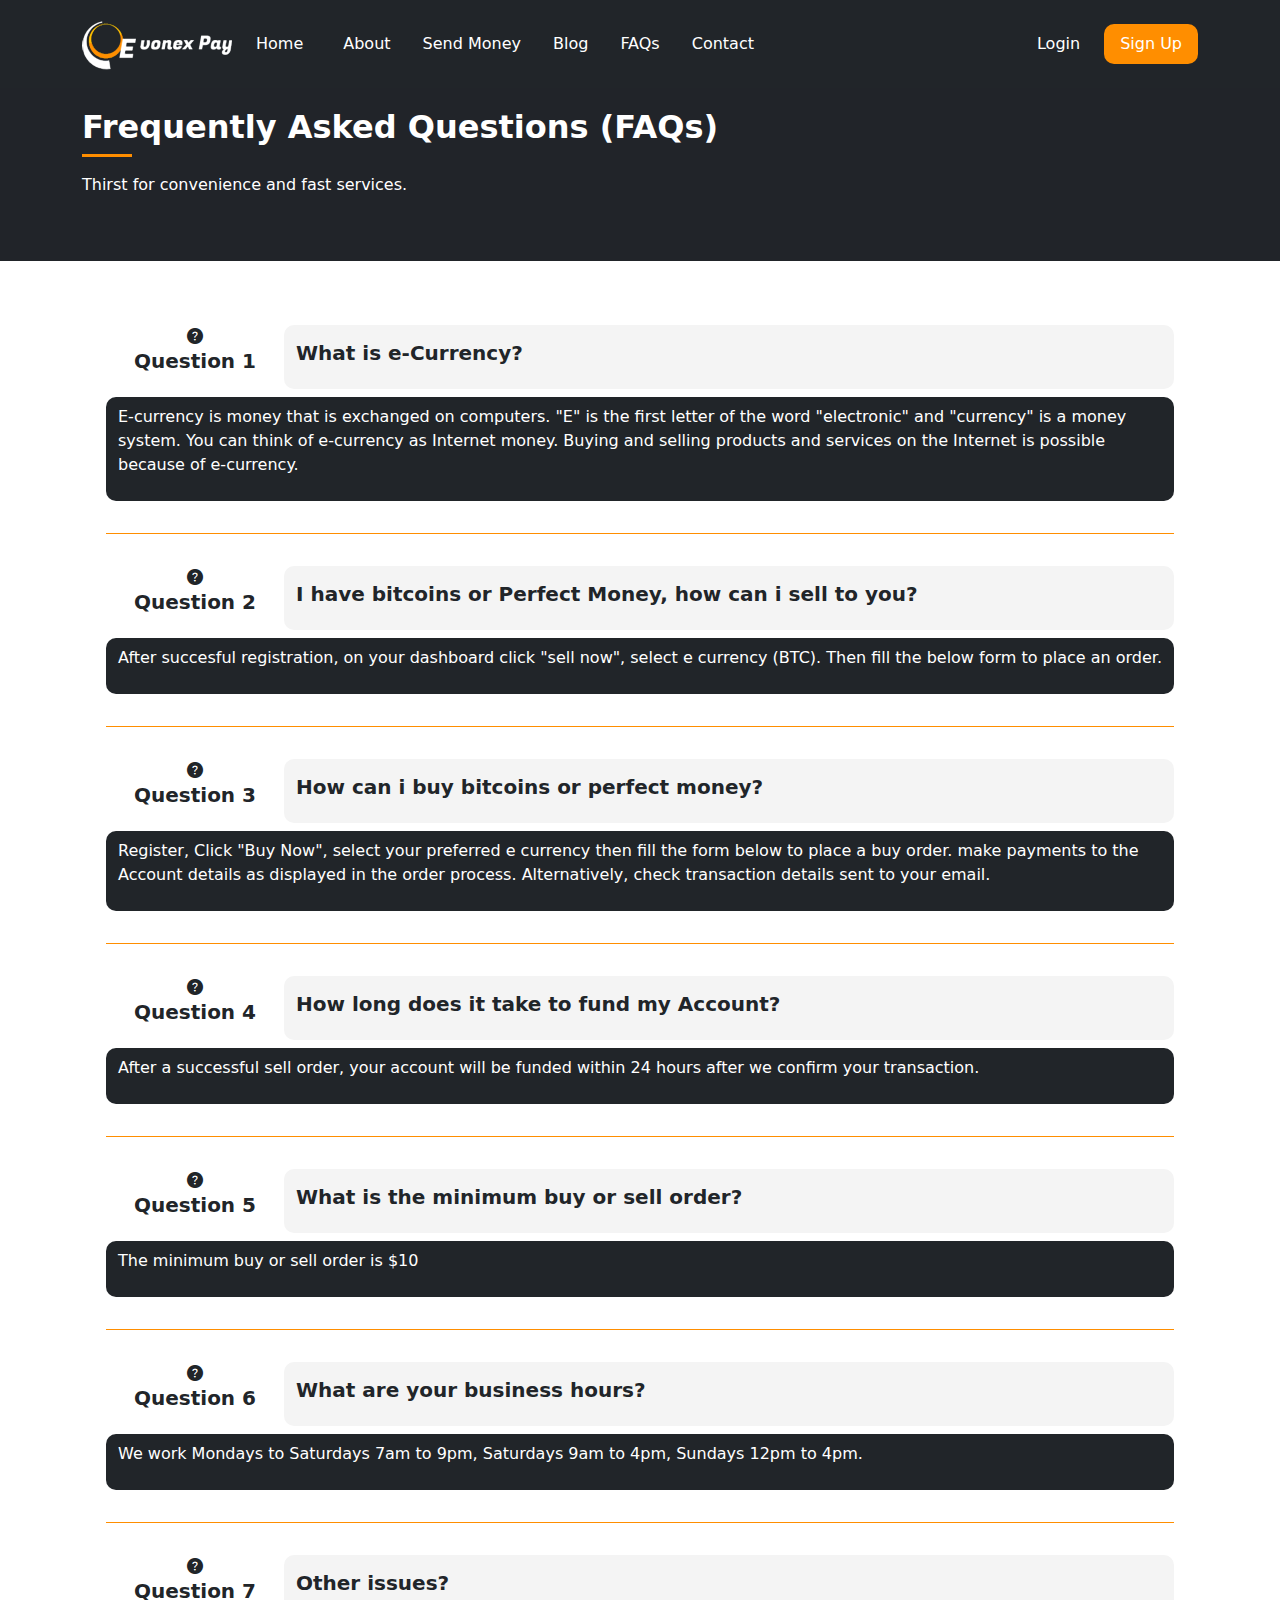
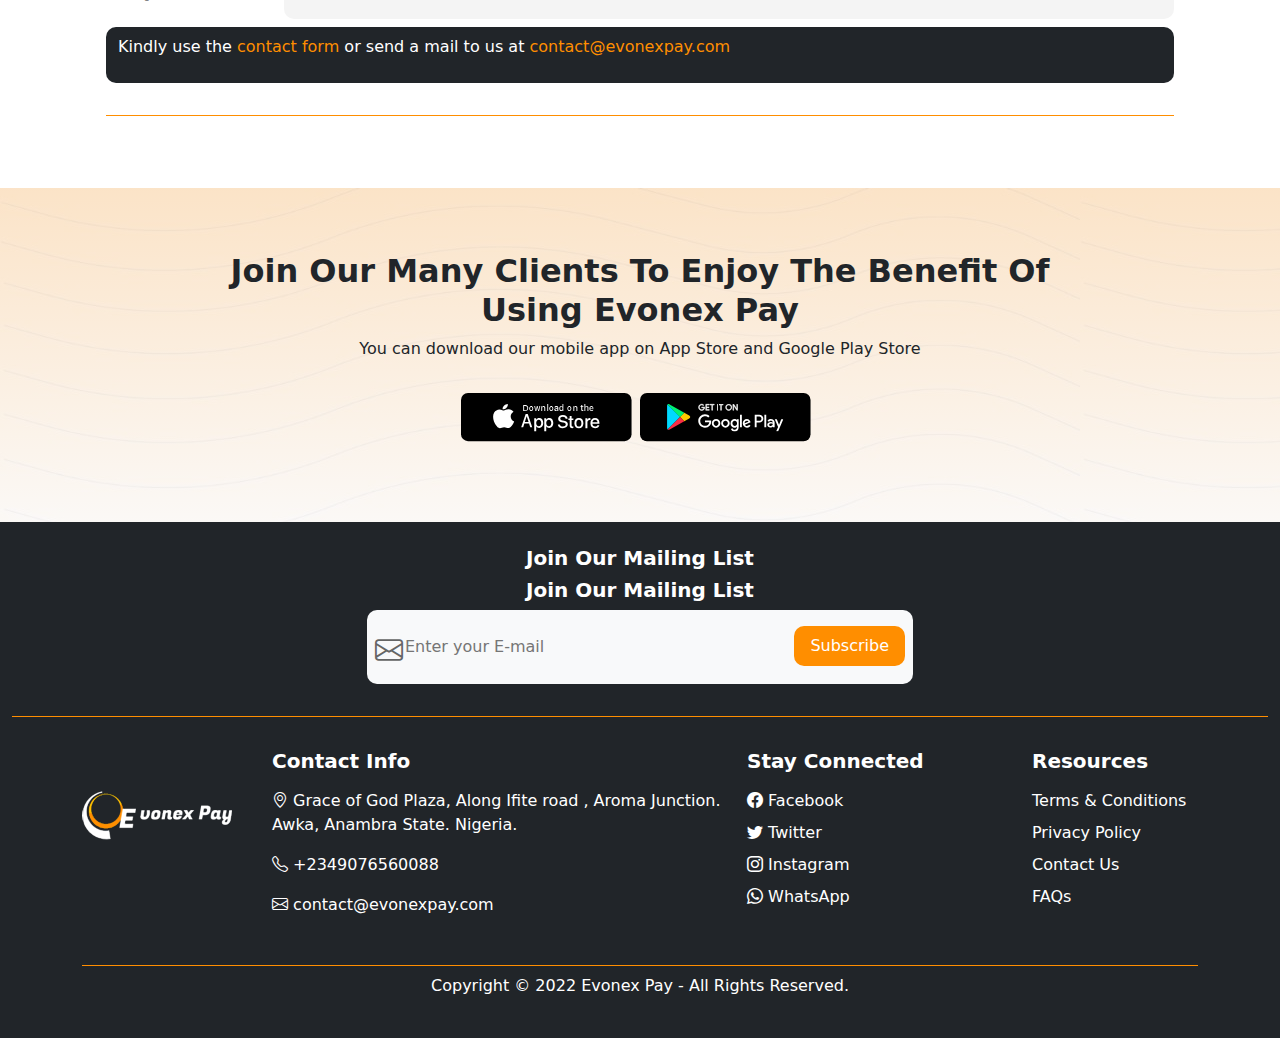
<file: faq.html>
<!DOCTYPE html>
<html lang="en">
<head>
    <meta charset="UTF-8">
    <meta http-equiv="X-UA-Compatible" content="IE=edge">
    <meta name="viewport" content="width=device-width, initial-scale=1.0">
    <title>Evonex</title>
    <link rel="stylesheet" href="faq.css">
    <link rel="stylesheet" href="/bootstrap.min.css">
    <link rel="stylesheet" href="https://cdn.jsdelivr.net/npm/bootstrap-icons@1.9.1/font/bootstrap-icons.css">
</head>
<body>
    <nav class="navbar navbar-expand-lg navbar-dark color fixed-top"> 
        <div class="container">
            <div>
                <img src="/img/logo.png" class="img-fluid" alt="">
            </div>
            <button class="navbar-toggler" type="button" data-bs-toggle="offcanvas" data-bs-target="#emma">
                <span class="navbar-toggler-icon"></span>
            </button>
            <div class="collapse navbar-collapse">
                <ul class="navbar-nav py-3 colos">
                    <li class="navbar-item px-3">
                        <a href="index.html" class="nav-link">Home</a>
                    </li>
                    <li class="navbar-item px-2">
                        <a href="about.html" class="nav-link">About</a>
                    </li>
                    <li class="navbar-item px-2">
                        <a href="send.html" class="nav-link">Send Money</a>
                    </li>
                    <li class="navbar-item px-2">
                        <a href="blog.html" class="nav-link">Blog</a>
                    </li>
                    <li class="navbar-item px-2">
                        <a href="faq.html" class="nav-link">FAQs</a>
                    </li>
                    <li class="navbar-item px-2">
                        <a href="link.html" class="nav-link">Contact</a>
                    </li>
                </ul>
                <ul class="navbar-nav ms-auto color0">
                    <li class="navbar-item px-3">
                        <a href="login.html" class="nav-link">Login</a>
                    </li>
                    <a href="signup.html">
                        <button class="colo px-3 py-2">Sign Up</button>
                    </a>
                </ul>
            </div>
        </div>
    </nav>
    <div class="offcanvas offcanvas-start color" id="emma">
        <div class="offcanvas-header color">
            <h5 class="offcanvas-title px-3">Menu</h5>
            <button class="btn-close text-reset" data-bs-dismiss="offcanvas"></button>
        </div>
        <div class="offcanvas-body color">
            <ul class="list-unstyled px-3">
                <li class="py-2">
                    <a href="index.html" class="nav-link">Home</a>
                </li>
                <li class="py-2">
                    <a href="about.html" class="nav-link">About</a>
                </li>
                <li class="py-2">
                    <a href="send.html" class="nav-link">Send Money</a>
                </li>
                <li class="py-2">
                    <a href="blog.html" class="nav-link">Blog</a>
                </li>
                <li class="py-2">
                    <a href="faq.html" class="nav-link">FAQs</a>
                </li>
                <li class="py-2">
                    <a href="link.html" class="nav-link">Contact</a>
                </li>
            </ul>
            <div class="px-3">
                <ul class="list-unstyled">
                    <li class="py-2">
                        <a href="#" class="nav-link">Login</a>
                    </li>
                </ul>
                <button class="colo px-3 py-2">Sign Up</button>
            </div>
        </div>
    </div>
    <div class="container-fluid last py-5">
        <div class="container">
            <h2 class="fw-bold">Frequently Asked Questions (FAQs)</h2>
            <div class="laud clww mb-3"></div>
            <p>Thirst for convenience and fast services.</p>
        </div>
    </div>
    <div class="container py-3 px-5">
        <div class="row mt-5">
            <div class="col-lg-2 text-center">
                <i class="bi bi-question-circle-fill"></i>
                <h5 class="fw-bold">Question 1</h5>
            </div>
            <div class="col-lg-10 cllw py-3">
                <h5 class="fw-bold">What is e-Currency?</h5>
            </div>
        </div>
        <div class="row py-2">
            <div class="col-lg-12 footer cll py-2">
                <p>E-currency is money that is exchanged on computers. "E" is the first letter of the word "electronic" and "currency" is a money system. You can think of e-currency as Internet money. Buying and selling products and services on the Internet is possible because of e-currency.</p>
            </div>
            <div class="booo py-3"></div>
        </div>
        <div class="row mt-4">
            <div class="col-lg-2 text-center">
                <i class="bi bi-question-circle-fill"></i>
                <h5 class="fw-bold">Question 2</h5>
            </div>
            <div class="col-lg-10 cllw py-3">
                <h5 class="fw-bold">I have bitcoins or Perfect Money, how can i sell to you?</h5>
            </div>
        </div>
        <div class="row py-2">
            <div class="col-lg-12 footer cll py-2">
                <p>After succesful registration, on your dashboard click "sell now", select e currency (BTC). Then fill the below form to place an order.</p>
            </div>
            <div class="booo py-3"></div>
        </div>
        <div class="row mt-4">
            <div class="col-lg-2 text-center">
                <i class="bi bi-question-circle-fill"></i>
                <h5 class="fw-bold">Question 3</h5>
            </div>
            <div class="col-lg-10 cllw py-3">
                <h5 class="fw-bold">How can i buy bitcoins or perfect money?</h5>
            </div>
        </div>
        <div class="row py-2">
            <div class="col-lg-12 footer cll py-2">
                <p>Register, Click "Buy Now", select your preferred e currency then fill the form below to place a buy order. make payments to the Account details as displayed in the order process. Alternatively, check transaction details sent to your email.</p>
            </div>
            <div class="booo py-3"></div>
        </div>
        <div class="row mt-4">
            <div class="col-lg-2 text-center">
                <i class="bi bi-question-circle-fill"></i>
                <h5 class="fw-bold">Question 4</h5>
            </div>
            <div class="col-lg-10 cllw py-3">
                <h5 class="fw-bold">How long does it take to fund my Account?</h5>
            </div>
        </div>
        <div class="row py-2">
            <div class="col-lg-12 footer cll py-2">
                <p>After a successful sell order, your account will be funded within 24 hours after we confirm your transaction.</p>
            </div>
            <div class="booo py-3"></div>
        </div>
        <div class="row mt-4">
            <div class="col-lg-2 text-center">
                <i class="bi bi-question-circle-fill"></i>
                <h5 class="fw-bold">Question 5</h5>
            </div>
            <div class="col-lg-10 cllw py-3">
                <h5 class="fw-bold">What is the minimum buy or sell order?</h5>
            </div>
        </div>
        <div class="row py-2">
            <div class="col-lg-12 footer cll py-2">
                <p>The minimum buy or sell order is $10</p>
            </div>
            <div class="booo py-3"></div>
        </div>
        <div class="row mt-4">
            <div class="col-lg-2 text-center">
                <i class="bi bi-question-circle-fill"></i>
                <h5 class="fw-bold">Question 6</h5>
            </div>
            <div class="col-lg-10 cllw py-3">
                <h5 class="fw-bold">What are your business hours?</h5>
            </div>
        </div>
        <div class="row py-2">
            <div class="col-lg-12 footer cll py-2">
                <p>We work Mondays to Saturdays 7am to 9pm, Saturdays 9am to 4pm, Sundays 12pm to 4pm.</p>
            </div>
            <div class="booo py-3"></div>
        </div>    
        <div class="row mt-4">
            <div class="col-lg-2 text-center">
                <i class="bi bi-question-circle-fill"></i>
                <h5 class="fw-bold">Question 7</h5>
            </div>
            <div class="col-lg-10 cllw py-3">
                <h5 class="fw-bold">Other issues?</h5>
            </div>
        </div>
        <div class="row py-2">
            <div class="col-lg-12 footer cll py-2">
                <p>Kindly use the <a href="link.html" class="text-decoration-none"><span class="span">contact form </span></a> or send a mail to us at <a href="#" class="text-decoration-none"><span class="span">contact@evonexpay.com</span></a></p>
            </div>
            <div class="booo py-3"></div>
        </div>    
    </div>
    <div class="container-fluid mt-5 clod py-5">
        <div class="container py-3">
            <h2 class="text-center fw-bold">Join Our Many Clients To Enjoy The Benefit Of</br>
                Using Evonex Pay
            </h2>
            <p class="text-center">You can download our mobile app on App Store and Google Play Store</p>
            <div class="d-flex justify-content-center py-3">
                <div>
                    <img src="/img/btn-app-store.svg" class="img-fluid" alt="">
                </div>
                <div class="px-2">
                    <img src="/img/btn-google-playstore.svg" class="img-fluid" alt="">
                </div>
            </div>
        </div>
    </div>
    <div class="container-fluid footer py-4">
        <div class="container align-items-center text-center">
            <h5 class="fw-bold">Join Our Mailing List</h5>
            <!-- <form>
                <div class="dike d-flex">
                    <div class="mt-4 px-3">
                        <input type="text" placeholder="Enter your E-mail" class=" mb-3 border-none bod" required>
                    </div>
                    <div class="ms-auto px-3">
                        <button class="colo px-1 py-3 mt-2">Create Account</button>
                    </div>
                </div>
            </form> -->
            <div class="container align-items-center text-center">
                <h5 class="fw-bold">Join Our Mailing List</h5>
                <div>
                    <form>
                        <div class="d-flex bg-light coin justify-content-between py-2 px-2">
                            <div class="d-flex">
                                <h3 class=" mt-3"><i class="bi bi-envelope clll"></i></h3>
                                <input type="text" placeholder="Enter your E-mail" class=" border-none bod bg-transparent" required>
                            </div>
                            <div class="c">
                                <button class="colo py-2 px-3 mt-2">Subscribe</button>
                            </div>
                        </div>
                    </form>
                </div>
            </div>
        </div>
        <div class="bolo footer py-3 mb-4"></div>
        <div class="container">
            <div class="row">
                <div class="col-lg-2 py-5">
                    <img src="/img/logo.png" class="img-fluid" alt="">
                </div>
                <div class="col-lg-5">
                    <ul class="list-unstyled">
                        <h5 class="py-2 fw-bold">Contact Info</h5>
                        <li> <i class="bi bi-geo-alt"></i>  Grace of God Plaza, Along Ifite road , Aroma Junction.</li>
                        <li>Awka, Anambra State. Nigeria.</li>
                        <li class="py-3">  <i class="bi bi-telephone"></i> +2349076560088</li>
                        <li> <i class="bi bi-envelope"></i> contact@evonexpay.com</li>
                    </ul>
                </div>
                <div class="col-lg-3">
                    <ul class="list-unstyled">
                        <h5 class="py-2 fw-bold">Stay Connected</h5>
                        <li> <i class="bi bi-facebook"></i> Facebook</li>
                        <li class="py-2"> <i class="bi bi-twitter"></i> Twitter</li>
                        <li> <i class="bi bi-instagram"></i> Instagram</li>
                        <li class="py-2"> <i class="bi bi-whatsapp"></i> WhatsApp</li>
                    </ul>
                </div>
                <div class="col-lg-2">
                    <ul class="list-unstyled">
                        <h5 class="py-2 fw-bold">Resources</h5>
                        <li>Terms & Conditions</li>
                        <li class="py-2">Privacy Policy</li>
                        <li>Contact Us</li>
                        <li class="py-2">FAQs</li>
                    </ul>
                </div>
            </div>
            <div class="bolo clw py-3"></div>
            <p class="text-center mt-2">Copyright © 2022 Evonex Pay - All Rights Reserved.</p>
        </div>
    </div>
    <script src="/bootstrap.min.js"></script>
</body>
</html>
</file>
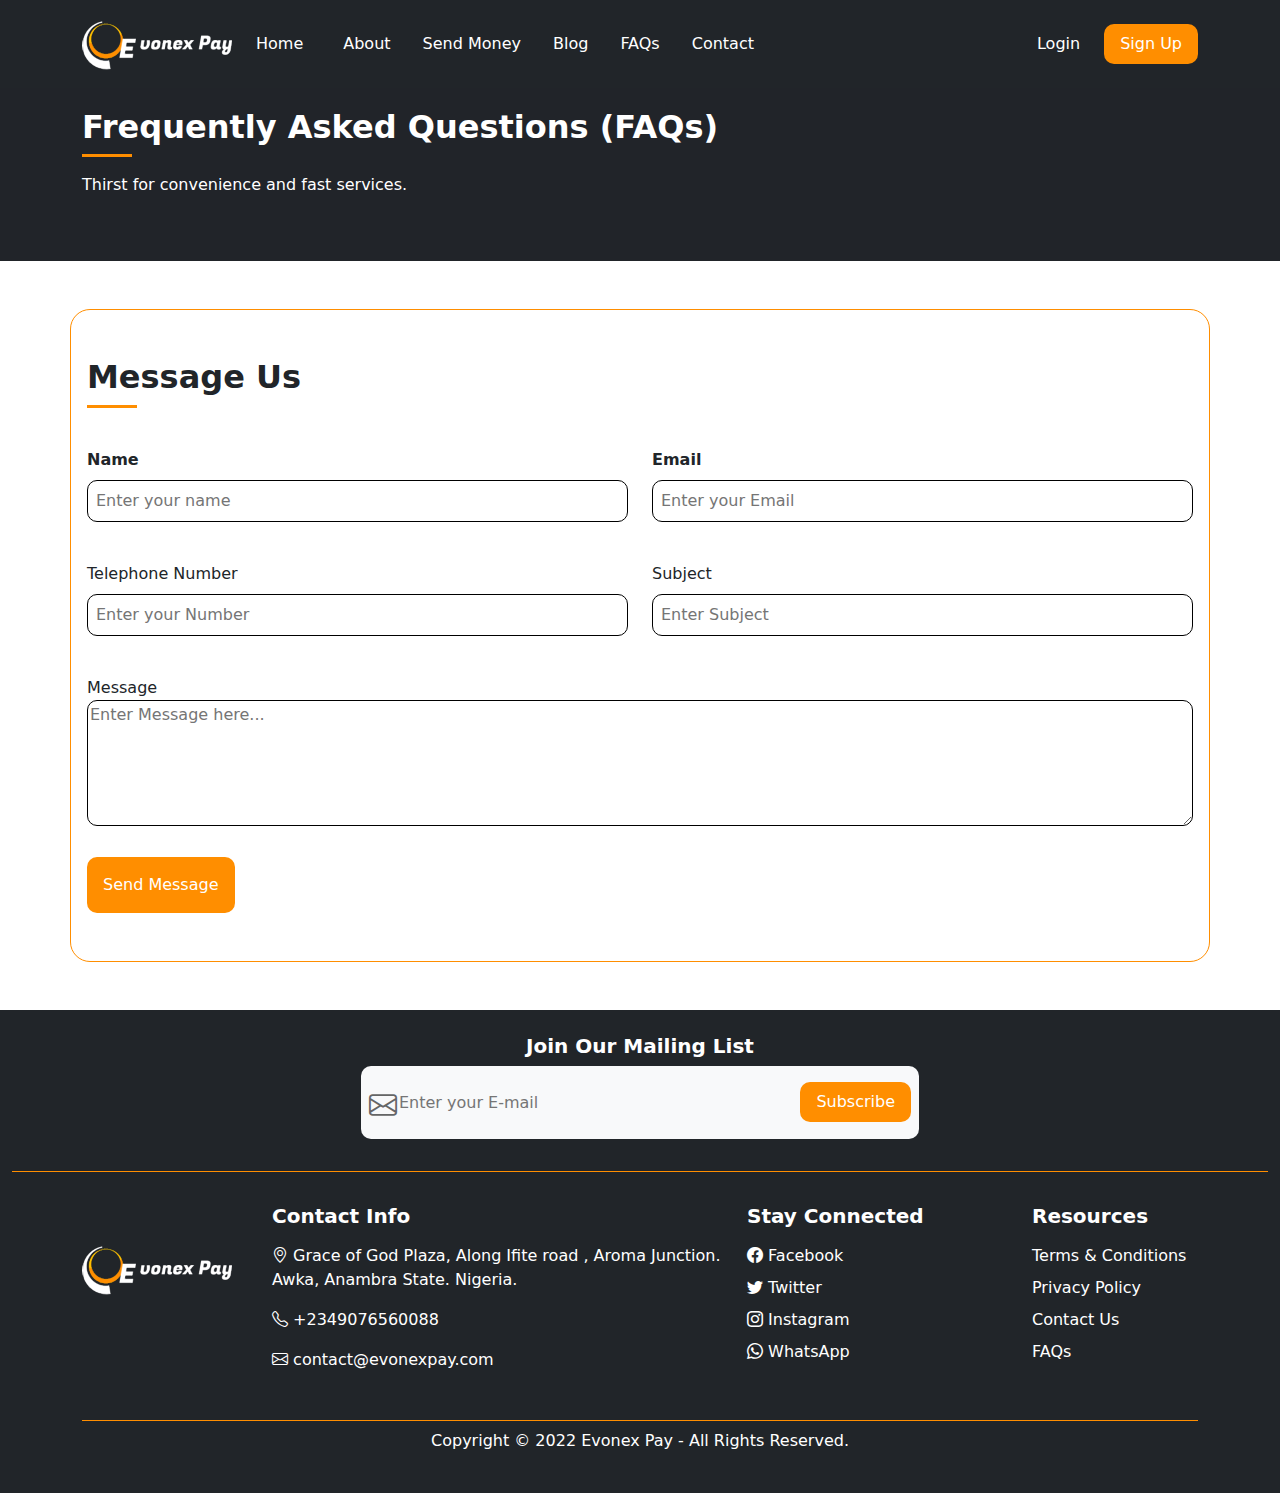
<file: link.html>
<!DOCTYPE html>
<html lang="en">
<head>
    <meta charset="UTF-8">
    <meta http-equiv="X-UA-Compatible" content="IE=edge">
    <meta name="viewport" content="width=device-width, initial-scale=1.0">
    <title>Evonex</title>
    <link rel="stylesheet" href="faq.css">
    <link rel="stylesheet" href="/bootstrap.min.css">
    <link rel="stylesheet" href="https://cdn.jsdelivr.net/npm/bootstrap-icons@1.9.1/font/bootstrap-icons.css">
</head>
<body>
    <nav class="navbar navbar-expand-lg navbar-dark color fixed-top"> 
        <div class="container">
            <div>
                <img src="/img/logo.png" class="img-fluid" alt="">
            </div>
            <button class="navbar-toggler" type="button" data-bs-toggle="offcanvas" data-bs-target="#emma">
                <span class="navbar-toggler-icon"></span>
            </button>
            <div class="collapse navbar-collapse">
                <ul class="navbar-nav py-3 colos">
                    <li class="navbar-item px-3">
                        <a href="index.html" class="nav-link">Home</a>
                    </li>
                    <li class="navbar-item px-2">
                        <a href="about.html" class="nav-link">About</a>
                    </li>
                    <li class="navbar-item px-2">
                        <a href="send.html" class="nav-link">Send Money</a>
                    </li>
                    <li class="navbar-item px-2">
                        <a href="blog.html" class="nav-link">Blog</a>
                    </li>
                    <li class="navbar-item px-2">
                        <a href="faq.html" class="nav-link">FAQs</a>
                    </li>
                    <li class="navbar-item px-2">
                        <a href="link.html" class="nav-link">Contact</a>
                    </li>
                </ul>
                <ul class="navbar-nav ms-auto color0">
                    <li class="navbar-item px-3">
                        <a href="login.html" class="nav-link">Login</a>
                    </li>
                    <a href="signup.html">
                        <button class="colo px-3 py-2">Sign Up</button>
                    </a>
                </ul>
            </div>
        </div>
    </nav>
    <div class="offcanvas offcanvas-start color" id="emma">
        <div class="offcanvas-header color">
            <h5 class="offcanvas-title px-3">Menu</h5>
            <button class="btn-close text-reset" data-bs-dismiss="offcanvas"></button>
        </div>
        <div class="offcanvas-body color">
            <ul class="list-unstyled px-3">
                <li class="py-2">
                    <a href="index.html" class="nav-link">Home</a>
                </li>
                <li class="py-2">
                    <a href="about.html" class="nav-link">About</a>
                </li>
                <li class="py-2">
                    <a href="send.html" class="nav-link">Send Money</a>
                </li>
                <li class="py-2">
                    <a href="blog.html" class="nav-link">Blog</a>
                </li>
                <li class="py-2">
                    <a href="faq.html" class="nav-link">FAQs</a>
                </li>
                <li class="py-2">
                    <a href="link.html" class="nav-link">Contact</a>
                </li>
            </ul>
            <div class="px-3">
                <ul class="list-unstyled">
                    <li class="py-2">
                        <a href="login.css" class="nav-link">Login</a>
                    </li>
                </ul>
                <a href="signup.html">
                    <button class="colo px-3 py-2">Sign Up</button>
                </a>
            </div>
        </div>
    </div>
    <div class="container-fluid last py-5">
        <div class="container">
            <h2 class="fw-bold">Frequently Asked Questions (FAQs)</h2>
            <div class="laud clww mb-3"></div>
            <p>Thirst for convenience and fast services.</p>
        </div>
    </div>
    <div class="container-fluid py-5">
        <form>
            <div class="container div py-5 px-3">
                <h2 class="fw-bold">Message Us</h2>
                <div class="laud clww mb-3"></div>
                <div class="row py-3">
                    <div class="col-lg-6">
                        <label class="fw-bold py-2">Name</label>
                        <input type="text" placeholder="Enter your name" class="bg-transparent call py-2 w-100 px-2">
                    </div>
                    <div class="col-lg-6">
                        <label class="fw-bold py-2">Email</label>
                        <input type="text" placeholder="Enter your Email" class="bg-transparent call py-2 w-100 px-2">
                    </div>
                </div>
                <div class="row py-3">
                    <div class="col-lg-6">
                        <label class=" py-2">Telephone Number</label>
                        <input type="text" placeholder="Enter your Number" class="bg-transparent call py-2 w-100 px-2">
                    </div>
                    <div class="col-lg-6">
                        <label class=" py-2">Subject</label>
                        <input type="text" placeholder="Enter Subject" class="bg-transparent call py-2 w-100 px-2">
                    </div>
                </div>
                <div class="py-4">
                    <label>Message</label></br>
                    <textarea class="w-100 call" placeholder="Enter Message here..." cols="130" rows="5"></textarea>
                </div>
                <button class="colo py-3 px-3">Send Message</button>
            </div>
        </form>
    </div>
    <div class="container-fluid footer py-4">
        <div class="container align-items-center text-center">
            <h5 class="fw-bold">Join Our Mailing List</h5>
            <div>
                <form>
                    <div class="d-flex bg-light coin justify-content-between py-2 px-2">
                        <div class="d-flex">
                            <h3 class=" mt-3"><i class="bi bi-envelope clll"></i></h3>
                            <input type="text" placeholder="Enter your E-mail" class=" border-none bod bg-transparent" required>
                        </div>
                        <div class="c">
                            <button class="colo py-2 px-3 mt-2">Subscribe</button>
                        </div>
                    </div>
                </form>
            </div>
        </div>
        <div class="bolo footer py-3 mb-4"></div>
        <div class="container">
            <div class="row">
                <div class="col-lg-2 py-5">
                    <img src="/img/logo.png" class="img-fluid" alt="">
                </div>
                <div class="col-lg-5">
                    <ul class="list-unstyled">
                        <h5 class="py-2 fw-bold">Contact Info</h5>
                        <li> <i class="bi bi-geo-alt"></i>  Grace of God Plaza, Along Ifite road , Aroma Junction.</li>
                        <li>Awka, Anambra State. Nigeria.</li>
                        <li class="py-3">  <i class="bi bi-telephone"></i> +2349076560088</li>
                        <li> <i class="bi bi-envelope"></i> contact@evonexpay.com</li>
                    </ul>
                </div>
                <div class="col-lg-3">
                    <ul class="list-unstyled">
                        <h5 class="py-2 fw-bold">Stay Connected</h5>
                        <li> <i class="bi bi-facebook"></i> Facebook</li>
                        <li class="py-2"> <i class="bi bi-twitter"></i> Twitter</li>
                        <li> <i class="bi bi-instagram"></i> Instagram</li>
                        <li class="py-2"> <i class="bi bi-whatsapp"></i> WhatsApp</li>
                    </ul>
                </div>
                <div class="col-lg-2">
                    <ul class="list-unstyled">
                        <h5 class="py-2 fw-bold">Resources</h5>
                        <li>Terms & Conditions</li>
                        <li class="py-2">Privacy Policy</li>
                        <li>Contact Us</li>
                        <li class="py-2">FAQs</li>
                    </ul>
                </div>
            </div>
            <div class="bolo clw py-3"></div>
            <p class="text-center mt-2">Copyright © 2022 Evonex Pay - All Rights Reserved.</p>
        </div>
    </div>
    <script src="/bootstrap.min.js"></script>
</body>
</html>
</file>
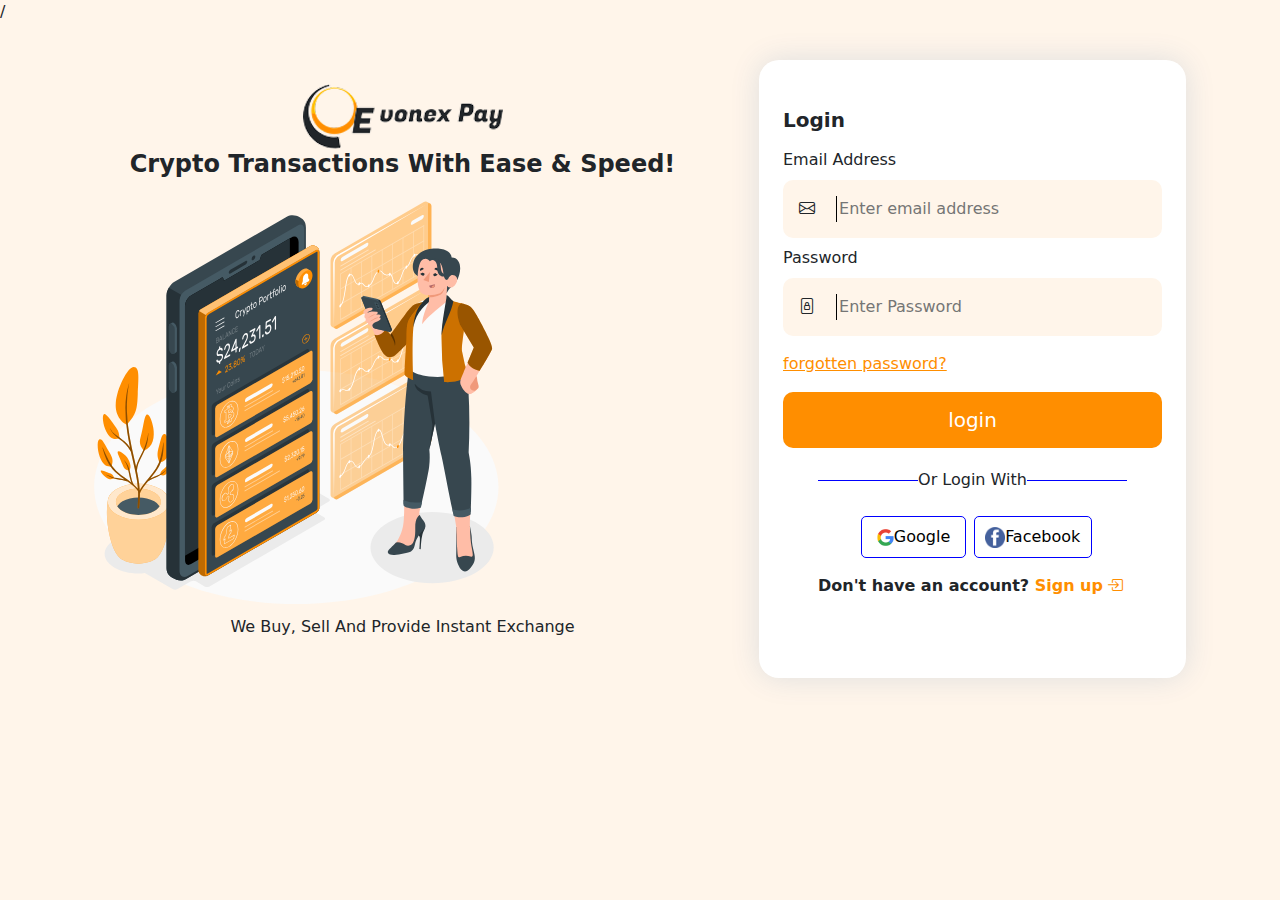
<file: login.html>
<!DOCTYPE html>
<html lang="en">
<head>
    <meta charset="UTF-8">
    <meta http-equiv="X-UA-Compatible" content="IE=edge">
    <meta name="viewport" content="width=device-width, initial-scale=1.0">
    <title>Evonex</title>
    <link rel="stylesheet" href="login.css">
    <link rel="stylesheet" href="/bootstrap.min.css">
    <link rel="stylesheet" href="https://cdn.jsdelivr.net/npm/bootstrap-icons@1.9.1/font/bootstrap-icons.css">
</head>
<body class="car">
    <div class="container-fluid car">
        <div class="container">
            <div class="row align-items-center">
                <div class="col-lg-7 align-items-center text-center">
                    <a href="index.html">
                        <img src="/img/logo (1).png" class="img-fluid text-center" alt="">
                    </a>
                    <h4 class="fw-bold">Crypto Transactions With Ease & Speed!</h4>
                    <div class="col-lg-8">
                        <img src="/img/svglogin.svg" class="img-fluid" alt="">
                    </div>
                    <p>We Buy, Sell And Provide Instant Exchange</p>
                </div>
                <div class="col-lg-5">
                    <div class="container">
                        <div class="rate px-4 py-5">
                           <h5 class="fw-bold">Login</h5>
                           <label class="py-2">Email Address</label></br>
                            <div class="rater py-3">
                                <i class="bi bi-envelope px-3"></i>
                                <input type="text" placeholder="Enter email address" class="">
                            </div>
                            <label class="py-2">Password</label></br>
                            <div class="rater py-3">
                                <i class="bi bi-file-lock px-3"></i>
                                <input type="text" placeholder="Enter Password" class="">
                            </div>
                            <a href="#" class="span">
                                <p class="mt-3">forgotten password?</p>
                            </a>
                            <div class="lolo">
                                <h5 class="text-center py-3">login</h5>
                            </div>
                            <div class="d-flex py-2 justify-content-center">
                                <div class="cl mt-3 px-2"></div>
                                <p class="mt-1">Or Login With</p>
                                <div class="cl mt-3 px-2"></div>
                            </div>
                            <div class="d-flex justify-content-center">
                                <div class="kolo px-2">
                                   <button class="px-2 py-2"> <img src="/img/icon-google.png" alt="" class="img-fluid">Google</button>
                                </div>
                                <div class="kolo">
                                    <button class="px-2 py-2"> <img src="/img/icon-facebook.png" alt="" class="img-fluid">Facebook</button>
                                </div>
                            </div>
                            <p class="fw-bold text-center py-3">Don't have an account? <a href="signup.html" class="text-decoration-none">
                                <span class="span">Sign up<i class="bi bi-box-arrow-in-right px-1"></i></span>
                            </a></p>
                        </div>
                    </div>
                </div>
            </div>
        </div>
    </div>

    <script src="/bootstrap.min.js"></script>
</body>
</html>
</file>
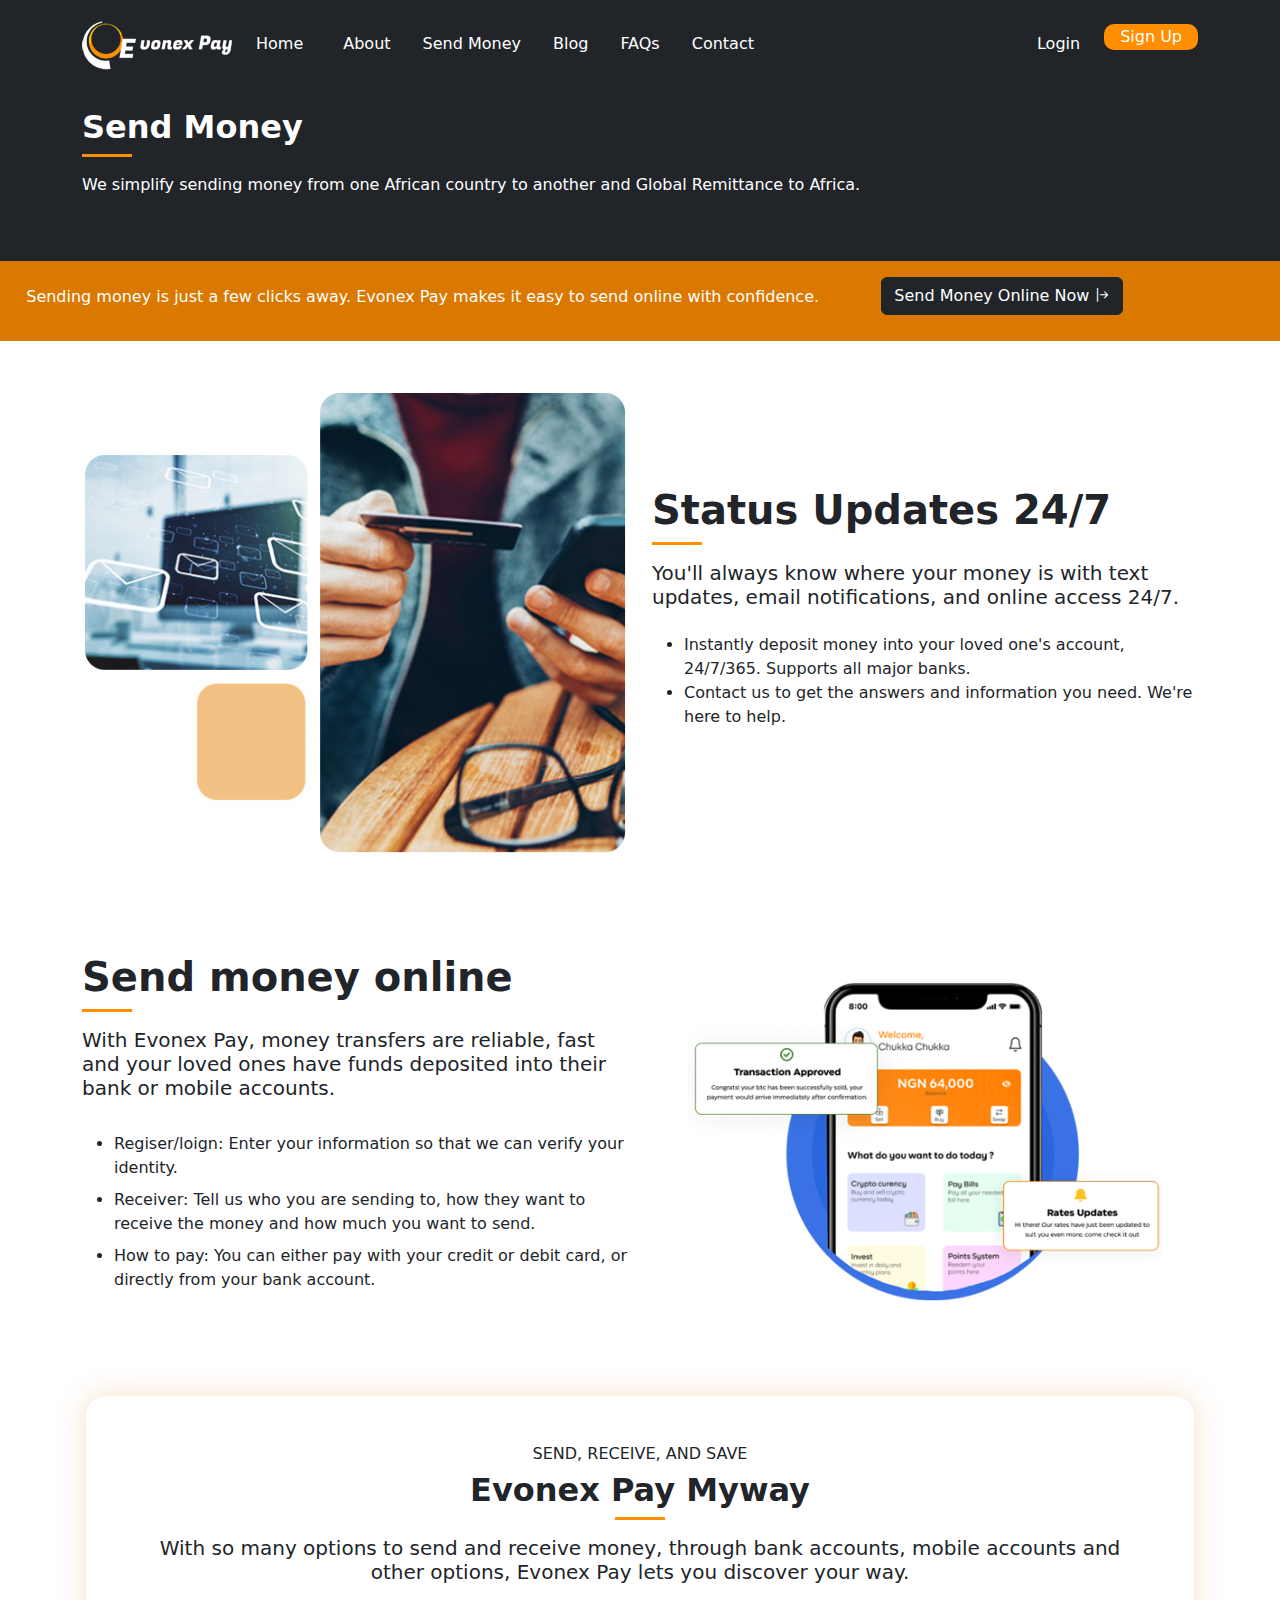
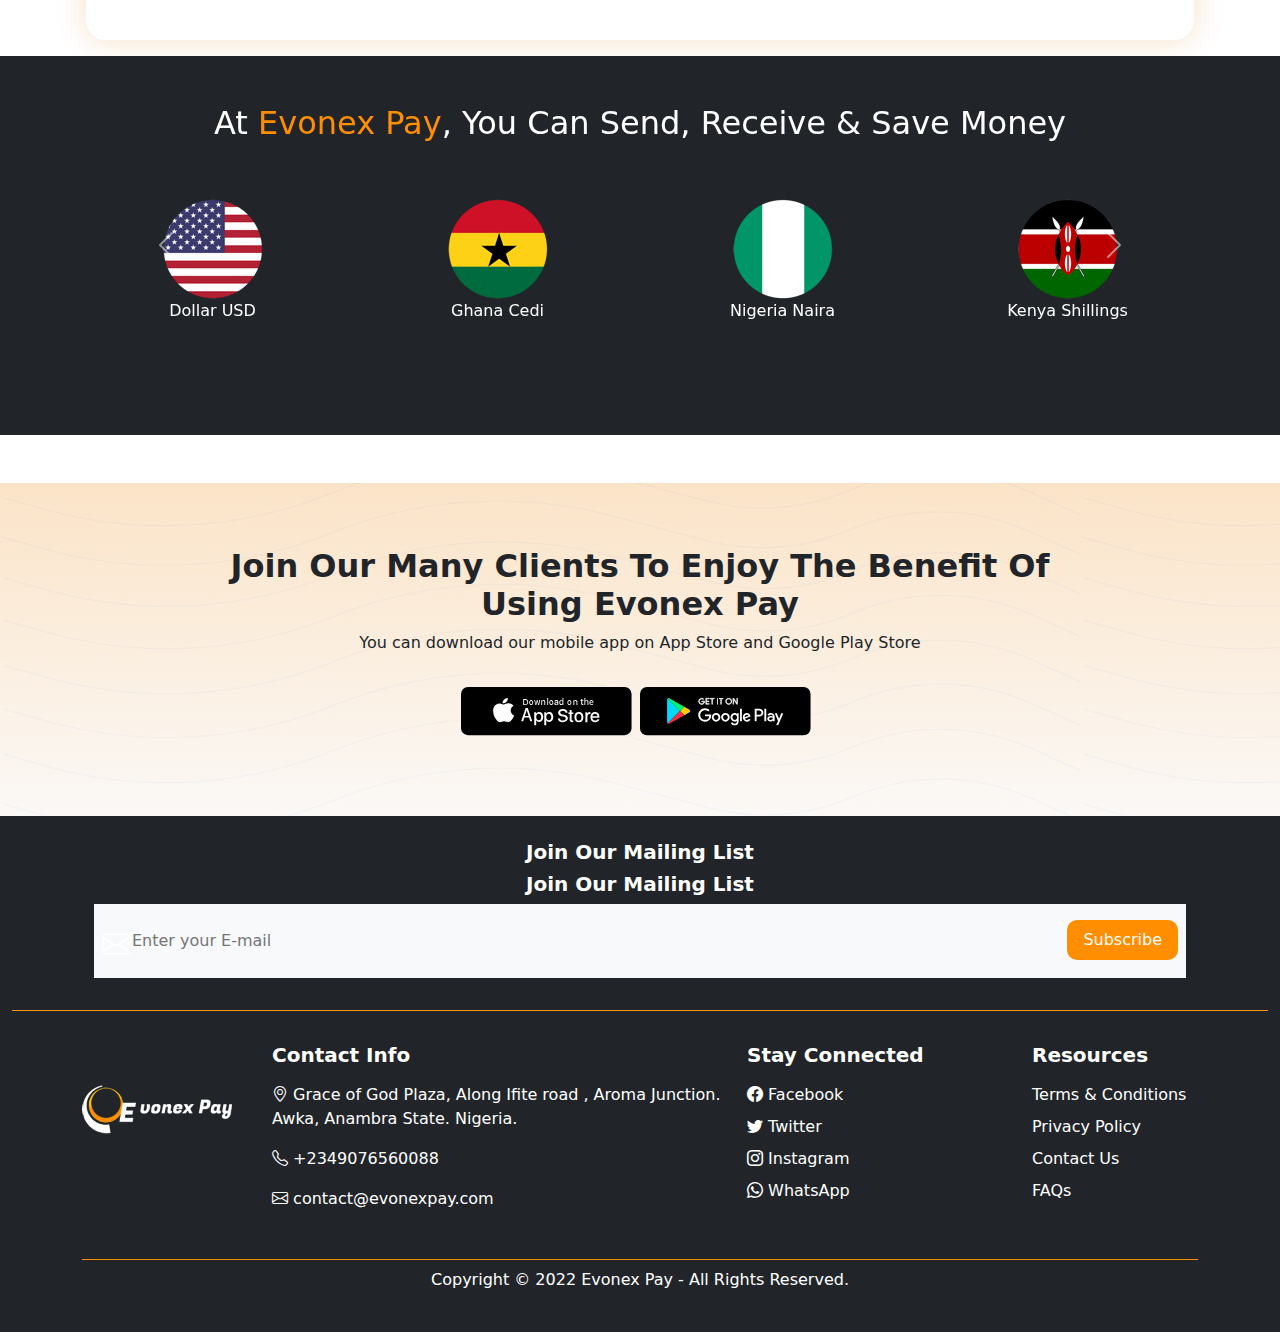
<file: send.html>
<!DOCTYPE html>
<html lang="en">
<head>
    <meta charset="UTF-8">
    <meta http-equiv="X-UA-Compatible" content="IE=edge">
    <meta name="viewport" content="width=device-width, initial-scale=1.0">
    <title>Evonex</title>
    <link rel="stylesheet" href="send.css">
    <link rel="stylesheet" href="/bootstrap.min.css">
    <link rel="stylesheet" href="https://cdn.jsdelivr.net/npm/bootstrap-icons@1.9.1/font/bootstrap-icons.css">
</head>
<body>
    <nav class="navbar navbar-expand-lg navbar-dark color fixed-top"> 
        <div class="container">
            <div>
                <img src="/img/logo.png" class="img-fluid" alt="">
            </div>
            <button class="navbar-toggler" type="button" data-bs-toggle="offcanvas" data-bs-target="#emma">
                <span class="navbar-toggler-icon"></span>
            </button>
            <div class="collapse navbar-collapse">
                <ul class="navbar-nav py-3 colos">
                    <li class="navbar-item px-3">
                        <a href="index.html" class="nav-link">Home</a>
                    </li>
                    <li class="navbar-item px-2">
                        <a href="about.html" class="nav-link">About</a>
                    </li>
                    <li class="navbar-item px-2">
                        <a href="send.html" class="nav-link">Send Money</a>
                    </li>
                    <li class="navbar-item px-2">
                        <a href="blog.html" class="nav-link">Blog</a>
                    </li>
                    <li class="navbar-item px-2">
                        <a href="faq.html" class="nav-link">FAQs</a>
                    </li>
                    <li class="navbar-item px-2">
                        <a href="link.html" class="nav-link">Contact</a>
                    </li>
                </ul>
                <ul class="navbar-nav ms-auto color0">
                    <li class="navbar-item px-3">
                        <a href="login.html" class="nav-link">Login</a>
                    </li>
                    <a href="signup.html">
                        <button class="colo px-3">Sign Up</button>
                    </a>
                </ul>
            </div>
        </div>
    </nav>
    <div class="offcanvas offcanvas-start color" id="emma">
        <div class="offcanvas-header color">
            <h5 class="offcanvas-title px-3">Menu</h5>
            <button class="btn-close text-reset" data-bs-dismiss="offcanvas"></button>
        </div>
        <div class="offcanvas-body color">
            <ul class="list-unstyled px-3">
                <li class="py-2">
                    <a href="index.html" class="nav-link">Home</a>
                </li>
                <li class="py-2">
                    <a href="about.html" class="nav-link">About</a>
                </li>
                <li class="py-2">
                    <a href="send.html" class="nav-link">Send Money</a>
                </li>
                <li class="py-2">
                    <a href="blog.html" class="nav-link">Blog</a>
                </li>
                <li class="py-2">
                    <a href="faq.html" class="nav-link">FAQs</a>
                </li>
                <li class="py-2">
                    <a href="link.html" class="nav-link">Contact</a>
                </li>
            </ul>
            <div class="px-3">
                <ul class="list-unstyled">
                    <li class="py-2">
                        <a href="login.html" class="nav-link">Login</a>
                    </li>
                </ul>
                <a href="signup.html">
                    <button class="colo px-3">Sign Up</button>
                </a>
            </div>
        </div>
    </div>
    <div class="container-fluid last py-5">
        <div class="container">
            <h2 class="fw-bold">Send Money</h2>
            <div class="laud clww mb-3"></div>
            <p>We simplify sending money from one African country to another and Global Remittance to Africa.</p>
        </div>
    </div>
    <div class="py-3 reg">
        <div class="row">
            <div class="col-lg-8">
                <p class="px-3 mt-2 text-center">Sending money is just a few clicks away. Evonex Pay makes it easy to send online with confidence.</p>
            </div>
            <div class="col-lg-4 px-4">
                <a href="login.html">
                    <button class="btn btn-dark" type="button" >Send Money Online Now  <i class="bi bi-arrow-bar-right"></i> </button>
                </a>
            </div>
        </div>
    </div>
    <div class="container-fluid py-5">
        <div class="container">
            <div class="row align-items-center">
                <div class="col-lg-6 order-lg-2">
                    <h1 class="fw-bold">Status Updates 24/7</h1>
                    <div class="laud clww mb-3"></div>
                    <h5 class="fw-10">You'll always know where your money is with text updates, email notifications, and online access 24/7.</h5>
                    <ul class="py-3">
                        <li>Instantly deposit money into your loved one's account, 24/7/365. Supports all major banks.</li>
                        <li>Contact us to get the answers and information you need. We're here to help.</li>
                    </ul>
                </div>
                <div class="col-lg-6">
                    <img src="/img/send-money-img1.jpg" class="img-fluid" alt="">
                </div>
            </div>
        </div>
    </div>
    <div class="container-fluid py-5">
        <div class="container">
            <div class="row align-items-center">
                <div class="col-lg-6">
                    <h1 class="fw-bold">Send money online</h1>
                    <div class="laud clww mb-3"></div>
                    <h5 class="fs-10">With Evonex Pay, money transfers are reliable, fast and your loved ones have funds deposited into their bank or mobile accounts.</h5>
                    <ul class="py-3">
                        <li class="py-2">Regiser/loign: Enter your information so that we can verify your identity.</li>
                        <li>Receiver: Tell us who you are sending to, how they want to receive the money and how much you want to send.</li>
                        <li class="py-2">How to pay: You can either pay with your credit or debit card, or directly from your bank account.</li>
                    </ul>
                </div>
                <div class="col-lg-6 px-5">
                    <img src="/img/welcomescreenimg.png" class="img-fluid" alt="">
                </div>
            </div>
        </div>
    </div>
    <div class="container px-3 py-3">
        <div class="rate align-items-center px-5 py-5">
            <div class="align-items-center text-center">
                <h6>SEND, RECEIVE, AND SAVE</h6>
                <h2 class="fw-bold">Evonex Pay Myway</h2>
                <div class="laud clww mb-3 m-auto"></div>
                <h5>With so many options to send and receive money, through bank accounts, mobile accounts and other options, Evonex Pay lets you discover your way.</h5>
            </div>
        </div>
    </div>
    <div class="container-fluid last py-5">
        <div class="container text-center">
            <div id="carouselExampleControls" class="carousel slide" data-bs-ride="carousel">
                <div class="carousel-inner">
                    <div class="carousel-item active">
                        <h2 class="text-center">At <span class="span">Evonex Pay</span>, You Can Send, Receive & Save Money</h2>
                        <div class="row align-items-center py-5">
                            <div class="col-lg-3">
                                <img src="/img/slider-usa.png" class="img-fluid" alt="">
                                <p>Dollar USD</p>
                            </div>
                            <div class="col-lg-3">
                                <img src="/img/slider-ghana.png" class="img-fluid" alt="">
                                <p>Ghana Cedi</p>
                            </div>
                            <div class="col-lg-3">
                                <img src="/img/slider-nigeria.png" class="img-fluid" alt="">
                                <p>Nigeria Naira</p>
                            </div>
                            <div class="col-lg-3">
                                <img src="/img/slider-kenya.png" class="img-fluid" alt="">
                                <p>Kenya Shillings</p>
                            </div>
                        </div>
                    </div>
                    <div class="carousel-item">
                        <h2 class="text-center">At <span class="span">Evonex Pay</span>, You Can Send, Receive & Save Money</h2>
                        <div class="row align-items-center py-5">
                            <div class="col-lg-3">
                                <img src="/img/slider-usa.png" class="img-fluid" alt="">
                                <p>Dollar USD</p>
                            </div>
                            <div class="col-lg-3">
                                <img src="/img/slider-ghana.png" class="img-fluid" alt="">
                                <p>Ghana Cedi</p>
                            </div>
                            <div class="col-lg-3">
                                <img src="/img/slider-nigeria.png" class="img-fluid" alt="">
                                <p>Nigeria Naira</p>
                            </div>
                            <div class="col-lg-3">
                                <img src="/img/slider-kenya.png" class="img-fluid" alt="">
                                <p>Kenya Shillings</p>
                            </div>
                        </div>
                    </div>
                </div>
                <button class="carousel-control-prev" type="button" data-bs-target="#carouselExampleControls"
                    data-bs-slide="prev">
                    <span class="carousel-control-prev-icon" aria-hidden="true"></span>
                    <span class="visually-hidden">Previous</span>
                </button>
                <button class="carousel-control-next" type="button" data-bs-target="#carouselExampleControls"
                    data-bs-slide="next">
                    <span class="carousel-control-next-icon" aria-hidden="true"></span>
                    <span class="visually-hidden">Next</span>
                </button>
            </div>
        </div>
    </div>
    <div class="container-fluid mt-5 clod py-5">
        <div class="container py-3">
            <h2 class="text-center fw-bold">Join Our Many Clients To Enjoy The Benefit Of</br>
                Using Evonex Pay
            </h2>
            <p class="text-center">You can download our mobile app on App Store and Google Play Store</p>
            <div class="d-flex justify-content-center py-3">
                <div>
                    <img src="/img/btn-app-store.svg" class="img-fluid" alt="">
                </div>
                <div class="px-2">
                    <img src="/img/btn-google-playstore.svg" class="img-fluid" alt="">
                </div>
            </div>
        </div>
    </div>
    <div class="container-fluid footer py-4">
        <div class="container align-items-center text-center">
            <h5 class="fw-bold">Join Our Mailing List</h5>
            <!-- <form>
                    <div class="dike d-flex">
                        <div class="mt-4 px-3">
                            <input type="text" placeholder="Enter your E-mail" class=" mb-3 border-none bod" required>
                        </div>
                        <div class="ms-auto px-3">
                            <button class="colo px-1 py-3 mt-2">Create Account</button>
                        </div>
                    </div>
                </form> -->
                <div class="container align-items-center text-center">
                    <h5 class="fw-bold">Join Our Mailing List</h5>
                    <div>
                        <form>
                            <div class="d-flex bg-light coin justify-content-between py-2 px-2">
                                <div class="d-flex">
                                    <h3 class=" mt-3"><i class="bi bi-envelope clll"></i></h3>
                                    <input type="text" placeholder="Enter your E-mail" class=" border-none bod bg-transparent" required>
                                </div>
                                <div class="c">
                                    <button class="colo py-2 px-3 mt-2">Subscribe</button>
                                </div>
                            </div>
                        </form>
                    </div>
                </div>
        </div>
        <div class="bolo footer py-3 mb-4"></div>
        <div class="container">
            <div class="row">
                <div class="col-lg-2 py-5">
                    <img src="/img/logo.png" class="img-fluid" alt="">
                </div>
                <div class="col-lg-5">
                    <ul class="list-unstyled">
                        <h5 class="py-2 fw-bold">Contact Info</h5>
                        <li> <i class="bi bi-geo-alt"></i> Grace of God Plaza, Along Ifite road , Aroma Junction.</li>
                        <li>Awka, Anambra State. Nigeria.</li>
                        <li class="py-3"> <i class="bi bi-telephone"></i> +2349076560088</li>
                        <li> <i class="bi bi-envelope"></i> contact@evonexpay.com</li>
                    </ul>
                </div>
                <div class="col-lg-3">
                    <ul class="list-unstyled">
                        <h5 class="py-2 fw-bold">Stay Connected</h5>
                        <li> <i class="bi bi-facebook"></i> Facebook</li>
                        <li class="py-2"> <i class="bi bi-twitter"></i> Twitter</li>
                        <li> <i class="bi bi-instagram"></i> Instagram</li>
                        <li class="py-2"> <i class="bi bi-whatsapp"></i> WhatsApp</li>
                    </ul>
                </div>
                <div class="col-lg-2">
                    <ul class="list-unstyled">
                        <h5 class="py-2 fw-bold">Resources</h5>
                        <li>Terms & Conditions</li>
                        <li class="py-2">Privacy Policy</li>
                        <li>Contact Us</li>
                        <li class="py-2">FAQs</li>
                    </ul>
                </div>
            </div>
            <div class="bolo clw py-3"></div>
            <p class="text-center mt-2">Copyright © 2022 Evonex Pay - All Rights Reserved.</p>
        </div>
    </div>
    <script src="/bootstrap.min.js"></script>
    </body>
    
    </html>
</file>
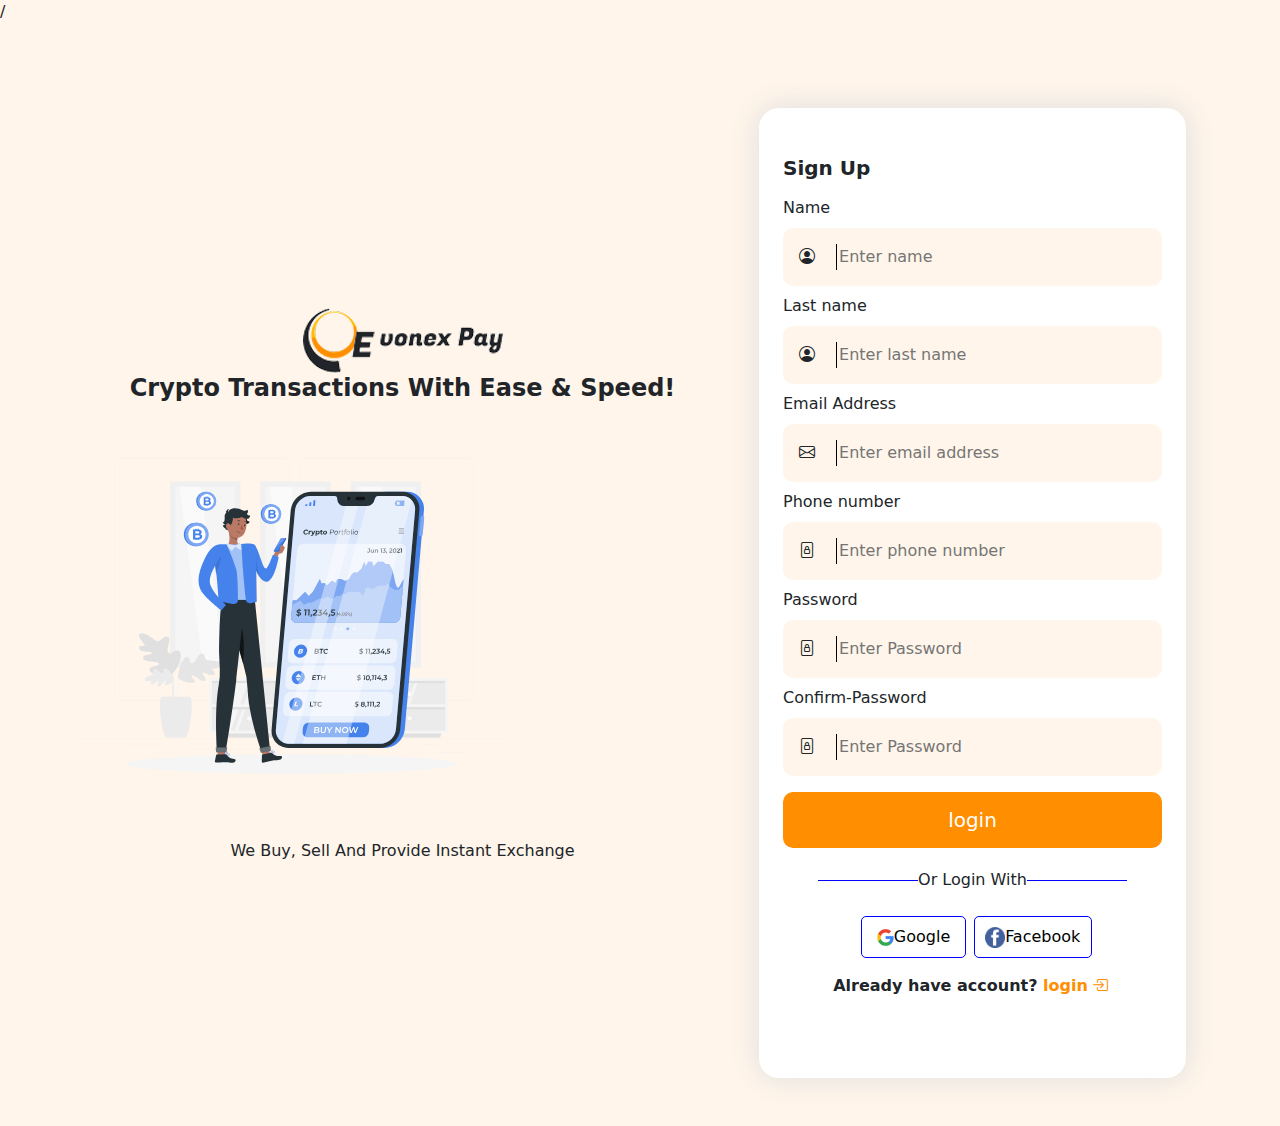
<file: signup.html>
<!DOCTYPE html>
<html lang="en">
<head>
    <meta charset="UTF-8">
    <meta http-equiv="X-UA-Compatible" content="IE=edge">
    <meta name="viewport" content="width=device-width, initial-scale=1.0">
    <title>Evonex</title>
    <link rel="stylesheet" href="login.css">
    <link rel="stylesheet" href="/bootstrap.min.css">
    <link rel="stylesheet" href="https://cdn.jsdelivr.net/npm/bootstrap-icons@1.9.1/font/bootstrap-icons.css">
</head>
<body class="car">
    <div class="container-fluid car py-5">
        <div class="container">
            <div class="row align-items-center">
                <div class="col-lg-7 align-items-center text-center">
                    <a href="index.html">
                        <img src="/img/logo (1).png" class="img-fluid text-center" alt="">
                    </a>
                    <h4 class="fw-bold">Crypto Transactions With Ease & Speed!</h4>
                    <div class="col-lg-8">
                        <img src="/img/svgsignup.svg" class="img-fluid" alt="">
                    </div>
                    <p>We Buy, Sell And Provide Instant Exchange</p>
                </div>
                <div class="col-lg-5">
                    <div class="container">
                        <div class="rate px-4 py-5">
                           <h5 class="fw-bold">Sign Up</h5>
                           <label class="py-2">Name</label></br>
                           <div class="rater py-3">
                               <i class="bi bi-person-circle px-3"></i>
                               <input type="text" placeholder="Enter name" class="">
                           </div>
                           <label class="py-2">Last name</label></br>
                           <div class="rater py-3">
                               <i class="bi bi-person-circle px-3"></i>
                               <input type="text" placeholder="Enter last name" class="">
                           </div>
                           <label class="py-2">Email Address</label></br>
                            <div class="rater py-3">
                                <i class="bi bi-envelope px-3"></i>
                                <input type="text" placeholder="Enter email address" class="">
                            </div>
                            <label class="py-2">Phone number</label></br>
                            <div class="rater py-3">
                                <i class="bi bi-file-lock px-3"></i>
                                <input type="text" placeholder="Enter phone number" class="">
                            </div>
                            <label class="py-2">Password</label></br>
                            <div class="rater py-3">
                                <i class="bi bi-file-lock px-3"></i>
                                <input type="text" placeholder="Enter Password" class="">
                            </div>
                            <label class="py-2">Confirm-Password</label></br>
                            <div class="rater py-3">
                                <i class="bi bi-file-lock px-3"></i>
                                <input type="text" placeholder="Enter Password" class="">
                            </div>
                            <div class="lolo mt-3">
                                <h5 class="text-center py-3">login</h5>
                            </div>
                            <div class="d-flex py-2 justify-content-center">
                                <div class="cl mt-3 px-2"></div>
                                <p class="mt-1">Or Login With</p>
                                <div class="cl mt-3 px-2"></div>
                            </div>
                            <div class="d-flex justify-content-center">
                                <div class="kolo px-2">
                                   <button class="px-2 py-2"> <img src="/img/icon-google.png" alt="" class="img-fluid">Google</button>
                                </div>
                                <div class="kolo">
                                    <button class="px-2 py-2"> <img src="/img/icon-facebook.png" alt="" class="img-fluid">Facebook</button>
                                </div>
                            </div>
                            <p class="fw-bold text-center py-3">Already have account? <a href="login.html" class="text-decoration-none"><span class="span">login<i class="bi bi-box-arrow-in-right px-1"></i></span></a></p>
                        </div>
                    </div>
                </div>
            </div>
        </div>
    </div>

    <script src="/bootstrap.min.js"></script>
</body>
</html>
</file>
<file: style.css>
.color{
    background-color: rgb(33,37,41);
    color: white;
}
.colos li a{
    color: white;
}
.colo{
    color: white;
    background-color: rgb(255,142,0);
    border-radius: 10px;
    border: none !important;
}
.colos li a:hover{
    color:  rgb(255,142,0);
    border-bottom: 2px solid  rgb(255,142,0);
}
.color0 li a{
    color: white;
}
.color0 li a:hover{
    border: 1px solid rgb(255,142,0);
    border-radius: 10px;
    width: 100px;
    text-align: center;
}
.span{
    color:  rgb(255,142,0);
}
.laud{
    margin-top: 50px !important;
}
.cloud img{
    width: 20%;
}
.class{
    background-image: linear-gradient(to top,  rgb(217,232,255, 0.8), rgba(255,250,245, 0.5)), url(/img/WhatsApp\ Image\ 2022-10-12\ at\ 4.17.49\ AM.jpeg);
}
.clod{
    background-image: linear-gradient(to bottom, rgba(255,208,152, 0.5), rgba(255,250,245, 0.5)), url(/img/WhatsApp\ Image\ 2022-10-12\ at\ 4.17.49\ AM.jpeg);
}
.bordor{
    width: 10%;
}
.footer{
    background-color: rgb(33,37,41);
    color: white;
}
.dike{
    width: 50%;
    border-radius: 10px;
    background-color: white;
}
body::before{
    display: block;
    height: 60px;
    content: '/';
}
.bod{
    outline: none;
    border: none;
}
.bolo{
    border-bottom: 1px solid  rgb(255,142,0);
}
.clw{
    width: 100%;
}
.call{
    border: 1px solid black;
    border-radius: 10px;
}
.clll{
    color: rgb(101, 102, 102);
}
.coin{
    border-radius: 10px;
    width: 50%;
}
.coin{
    margin: 0 auto !important;
}
@media(max-width:1000px){
    .coin{
        width: 100%;
    }
    .c{
        padding: 5px;
        margin-left: -50px;
    }
}
</file>
<file: about.css>
.color{
    background-color: rgb(33,37,41);
    color: white;
}
.colos li a{
    color: white;
}
body::before{
    display: block;
    height: 60px;
    content: '/';
}
.colo{
    color: white;
    background-color: rgb(255,142,0);
    border-radius: 10px;
    border: none !important;
}
.colos li a:hover{
    color:  rgb(255,142,0);
    border-bottom: 2px solid  rgb(255,142,0);
}
.color0 li a{
    color: white;
}
.color0 li a:hover{
    border: 1px solid rgb(255,142,0);
    border-radius: 10px;
    width: 100px;
    text-align: center;
}
.span{
    color:  rgb(255,142,0);
}
.clod{
    background-image: linear-gradient(to bottom, rgba(255,208,152, 0.5), rgba(255,250,245, 0.5)), url(/img/WhatsApp\ Image\ 2022-10-12\ at\ 4.17.49\ AM.jpeg);
}
.bordor{
    width: 10%;
}
.footer{
    background-color: rgb(33,37,41);
    color: white;
}
.dike{
    width: 50%;
    border-radius: 10px;
    background-color: white;
}
.bod{
    outline: none;
    border: none;
}
.bolo{
    border-bottom: 1px solid  rgb(255,142,0);
}
.clw{
    width: 100%;
}
.laud{
    border-bottom: 3px solid  rgb(255,142,0);
    width: 10%;
}
.boo:hover{
    color:  rgb(255,142,0);
    border-bottom: 2px solid  rgb(255,142,0);
}
.clww{
    width: 50px;
}
.rate{
    width: 100%;
    border-radius: 20px;
    box-shadow: 0px 0px 30px #da78003b
}
.last{
    background-color: rgb(33,36,41);
    color: white;
}
</file>
<file: blog.css>
.color{
    background-color: rgb(33,37,41);
    color: white;
}
body::before{
    display: block;
    height: 60px;
    content: '/';
}
.colos li a{
    color: white;
}
.colo{
    color: white;
    background-color: rgb(255,142,0);
    border-radius: 10px;
    border: none !important;
}
.colos li a:hover{
    color:  rgb(255,142,0);
    border-bottom: 2px solid  rgb(255,142,0);
}
.color0 li a{
    color: white;
}
.color0 li a:hover{
    border: 1px solid rgb(255,142,0);
    border-radius: 10px;
    width: 100px;
    text-align: center;
}
.span{
    color:  rgb(255,142,0);
}
.clod{
    background-image: linear-gradient(to bottom, rgba(255,208,152, 0.5), rgba(255,250,245, 0.5)), url(/img/WhatsApp\ Image\ 2022-10-12\ at\ 4.17.49\ AM.jpeg);
}
.bordor{
    width: 10%;
}
.footer{
    background-color: rgb(33,37,41);
    color: white;
}
.dike{
    width: 50%;
    border-radius: 10px;
    background-color: white;
}
.bod{
    outline: none;
    border: none;
}
.bolo{
    border-bottom: 1px solid  rgb(255,142,0);
}
.clw{
    width: 100%;
}
.laud{
    border-bottom: 3px solid  rgb(255,142,0);
    width: 50px;
}
.last{
    background-color: rgb(33,36,41);
    color: white;
}
.loo{
    border: 1px solid rgb(255,142,0);
}
.fl{
    float: right;
    background-color:  rgb(255,142,0);
}
.call{
    border: 1px solid black;
    border-radius: 10px;
}
.clll{
    color: rgb(101, 102, 102);
}
.coin{
    border-radius: 10px;
    width: 50%;
}
.coin{
    margin: 0 auto !important;
}
@media(max-width:1000px){
    .coin{
        width: 100%;
    }
    .c{
        padding: 5px;
        margin-left: -50px;
    }
}
</file>
<file: faq.css>
.color{
    background-color: rgb(33,37,41);
    color: rgb(117, 34, 34);
}
.colos li a{
    color: white;
}
body::before{
    display: block;
    height: 60px;
    content: '/';
}
.colo{
    color: white;
    background-color: rgb(255,142,0);
    border-radius: 10px;
    border: none !important;
}
.colos li a:hover{
    color:  rgb(255,142,0);
    border-bottom: 2px solid  rgb(255,142,0);
}
.color0 li a{
    color: white;
}
.color0 li a:hover{
    border: 1px solid rgb(255,142,0);
    border-radius: 10px;
    width: 100px;
    text-align: center;
}
.span{
    color:  rgb(255,142,0);
}
.last{
    background-color: rgb(33,36,41);
    color: white;
}
.clw{
    width: 100%;
}
.laud{
    border-bottom: 3px solid  rgb(255,142,0);
    width: 50px;
}
.footer{
    background-color: rgb(33,37,41);
    color: white;
}
.dike{
    width: 50%;
    border-radius: 10px;
    background-color: white;
}
.bod{
    outline: none;
    border: none;
}
.bolo{
    border-bottom: 1px solid  rgb(255,142,0);
}
.clw{
    width: 100%;
}
.cllw{
    border-radius: 10px;
    background-color: rgb(244, 244, 244);
    padding: none;
}
.cll{
    border-radius: 10px;
}
.booo{
    border-bottom: 1px solid  rgb(255,142,0);
}
.clod{
    background-image: linear-gradient(to bottom, rgba(255,208,152, 0.5), rgba(255,250,245, 0.5)), url(/img/WhatsApp\ Image\ 2022-10-12\ at\ 4.17.49\ AM.jpeg);
}
.div{
    border: 1px solid  rgb(255,142,0);
    border-radius: 20px;
}
.call{
    border: 1px solid black;
    border-radius: 10px;
}
.clll{
    color: rgb(101, 102, 102);
}
.coin{
    border-radius: 10px;
    width: 50%;
}
.coin{
    margin: 0 auto !important;
}
@media(max-width:1000px){
    .coin{
        width: 100%;
    }
    .c{
        padding: 5px;
        margin-left: -50px;
    }
}
</file>
<file: login.css>
.car{
    background-color: rgb(255,245,234);
}
body::before{
    display: block;
    height: 60px;
    content: '/';
}
.rate{
    width: 100%;
    border-radius: 20px;
    background-color: white;
    box-shadow: 0px 0px 30px rgb(222, 222, 222)
}
.rater{
    background-color: rgb(255,245,234);
    border-radius: 10px;
    border: none;
    width: 100%;
}
.rater input{
    background-color: transparent;
    border: none;
    border-left: 1px solid black;
    outline: none;
}
.span{
    color: rgb(255,142,0);
}
.lolo{
    background-color:  rgb(255,142,0);
    border-radius: 10px;
    color: white;
}
.lolo :hover{
    background-color: white;
    border: 2px solid  rgb(255,142,0);
    color:  rgb(255,142,0);
    border-radius: 10px;
}
.cl{
    border-top: 1px solid blue;
    width: 100px;
}
.kolo button{
    background-color: transparent;
    border: 1px solid blue;
    border-radius: 5px;
}
.kolo img{
    width: 20%;
}
.kolo :hover{
    background-color: blue;
    color: white;
}
</file>
<file: send.css>
.color{
    background-color: rgb(33,37,41);
    color: white;
}
.colos li a{
    color: white;
}
body::before{
    display: block;
    height: 60px;
    content: '/';
}
.colo{
    color: white;
    background-color: rgb(255,142,0);
    border-radius: 10px;
    border: none !important;
}
.colos li a:hover{
    color:  rgb(255,142,0);
    border-bottom: 2px solid  rgb(255,142,0);
}
.color0 li a{
    color: white;
}
.color0 li a:hover{
    border: 1px solid rgb(255,142,0);
    border-radius: 10px;
    width: 100px;
    text-align: center;
}
.clod{
    background-image: linear-gradient(to bottom, rgba(255,208,152, 0.5), rgba(255,250,245, 0.5)), url(/img/WhatsApp\ Image\ 2022-10-12\ at\ 4.17.49\ AM.jpeg);
}
.bordor{
    width: 10%;
}
.footer{
    background-color: rgb(33,37,41);
    color: white;
}
.dike{
    width: 50%;
    border-radius: 10px;
    background-color: white;
}
.bod{
    outline: none;
    border: none;
}
.bolo{
    border-bottom: 1px solid  rgb(255,142,0);
}
.span{
    color:  rgb(255,142,0);
}
.last{
    background-color: rgb(33,36,41);
    color: white;
}
.clww{
    width: 50px;
}
.laud{
    border-bottom: 3px solid  rgb(255,142,0);
}
.reg{
    background-color: rgb(218,120,0);
    color: white;
}
.rate{
    width: 100%;
    border-radius: 20px;
    box-shadow: 0px 0px 30px #da78003b
}
</file>
